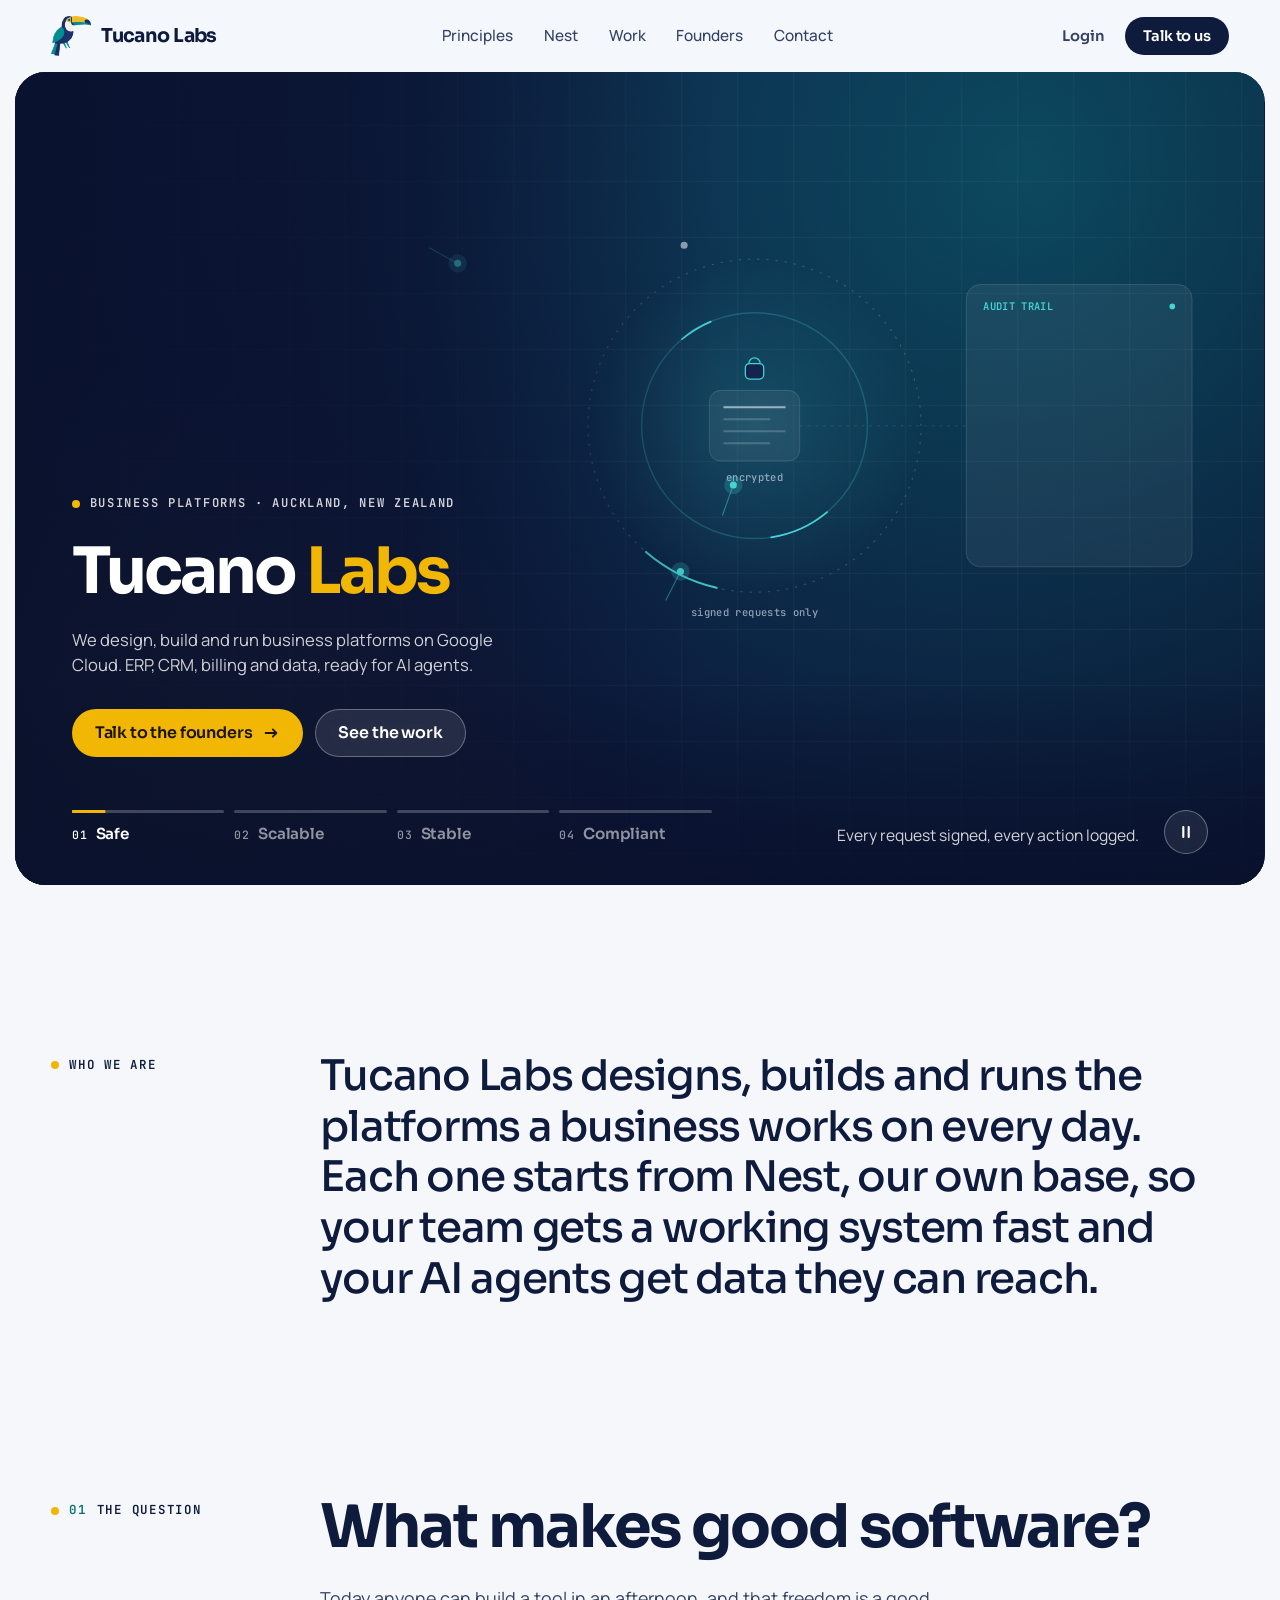
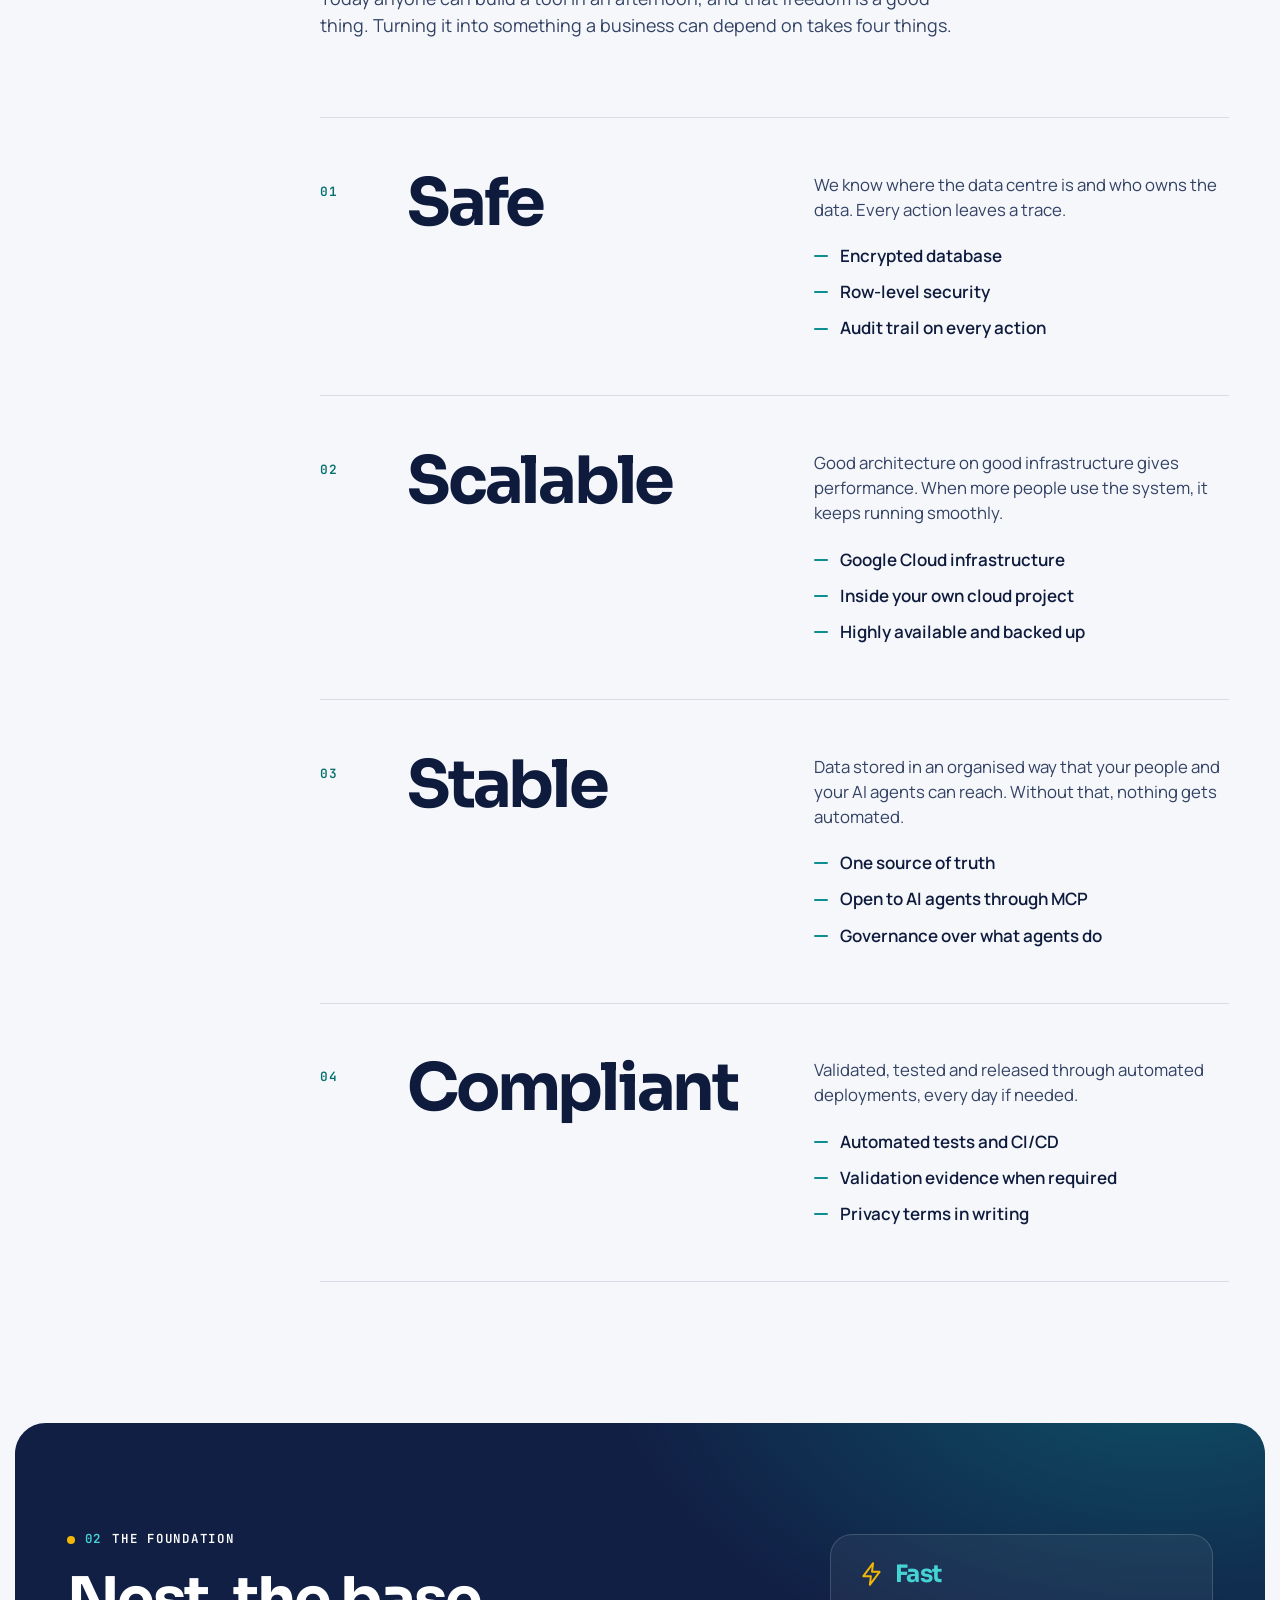
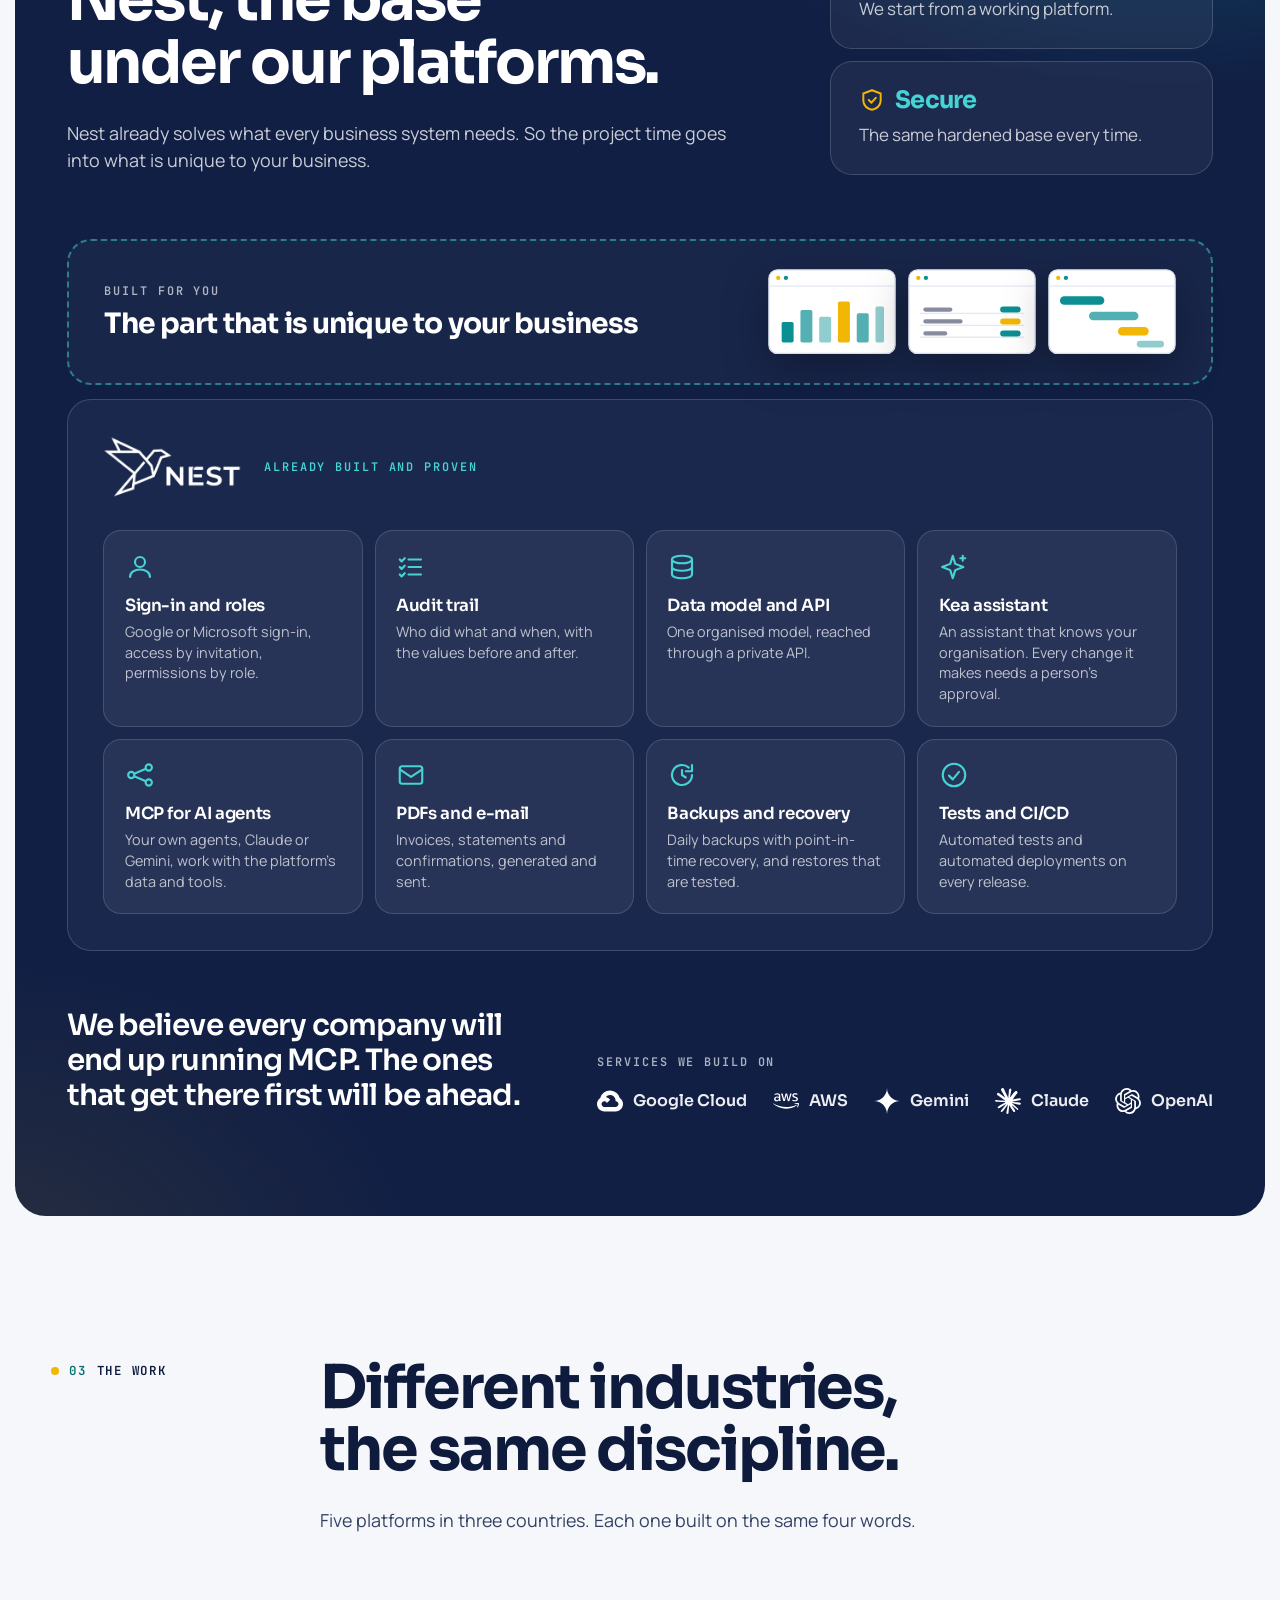
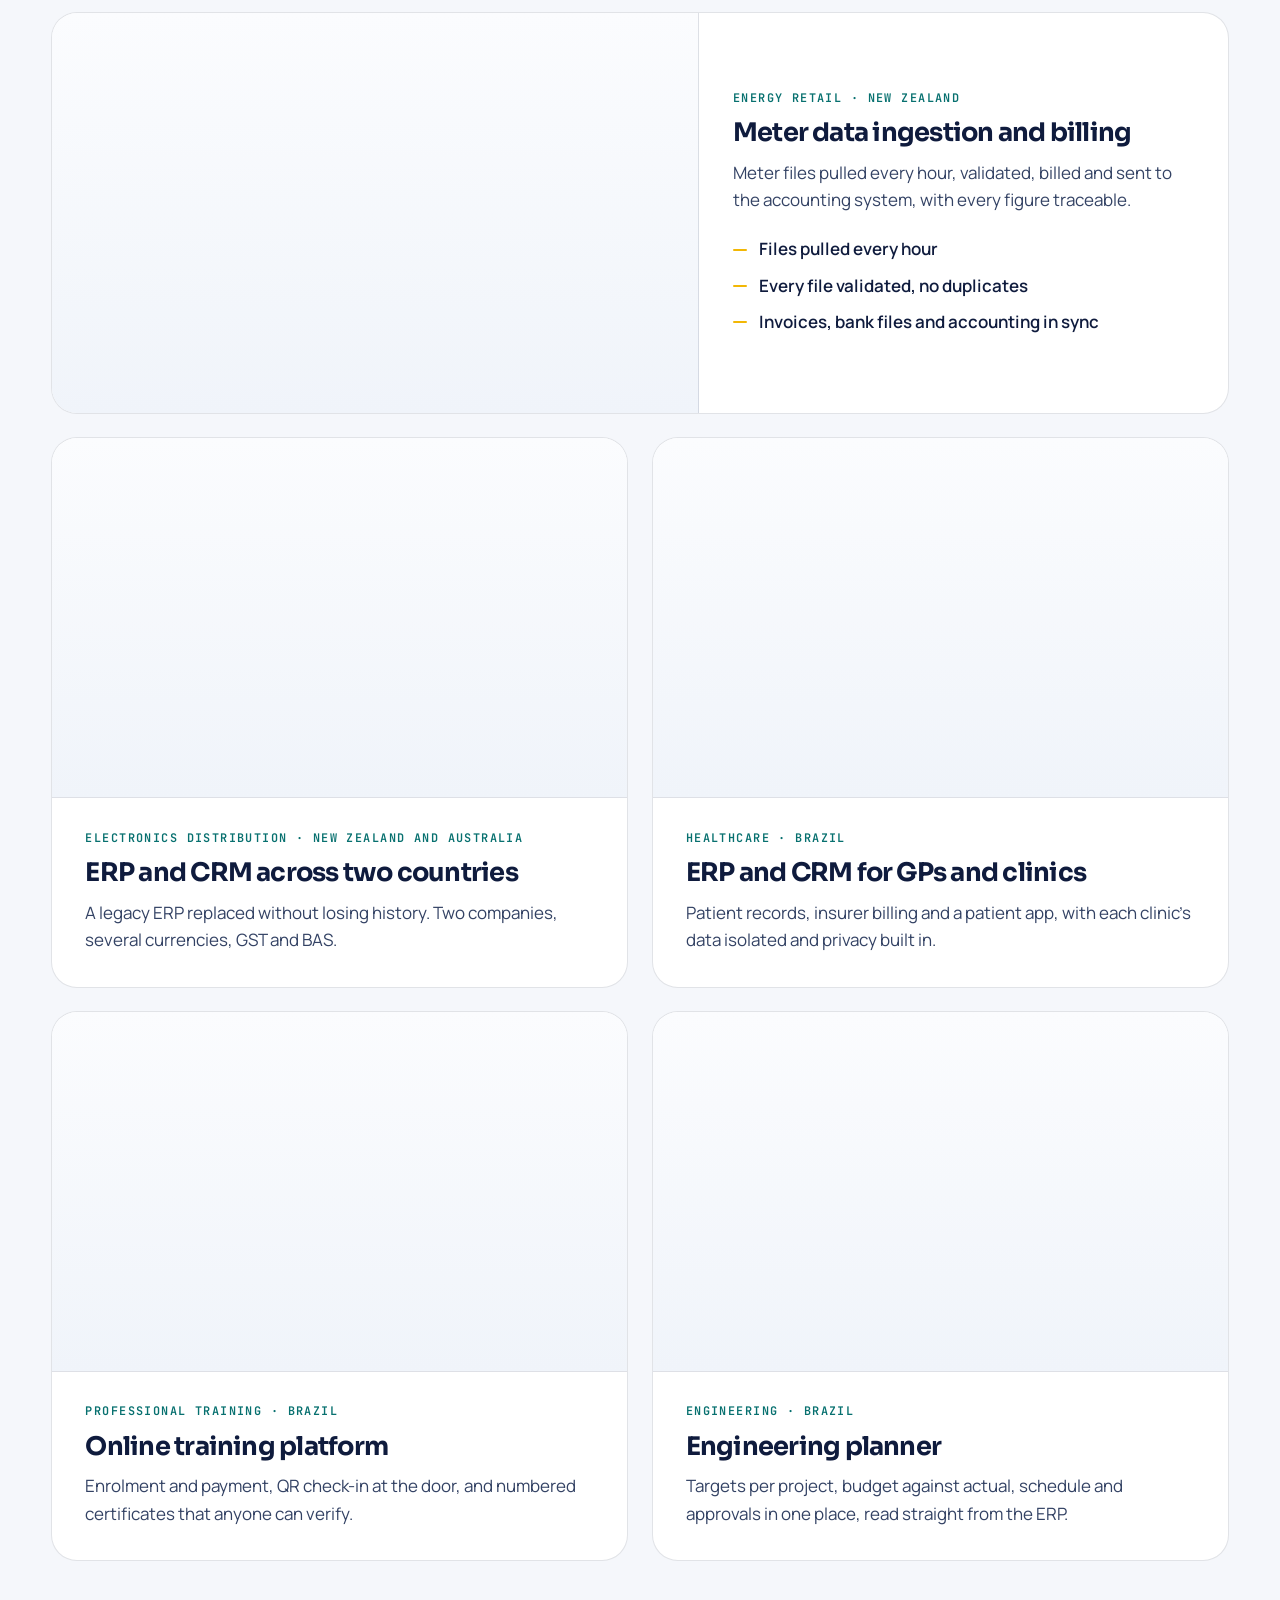
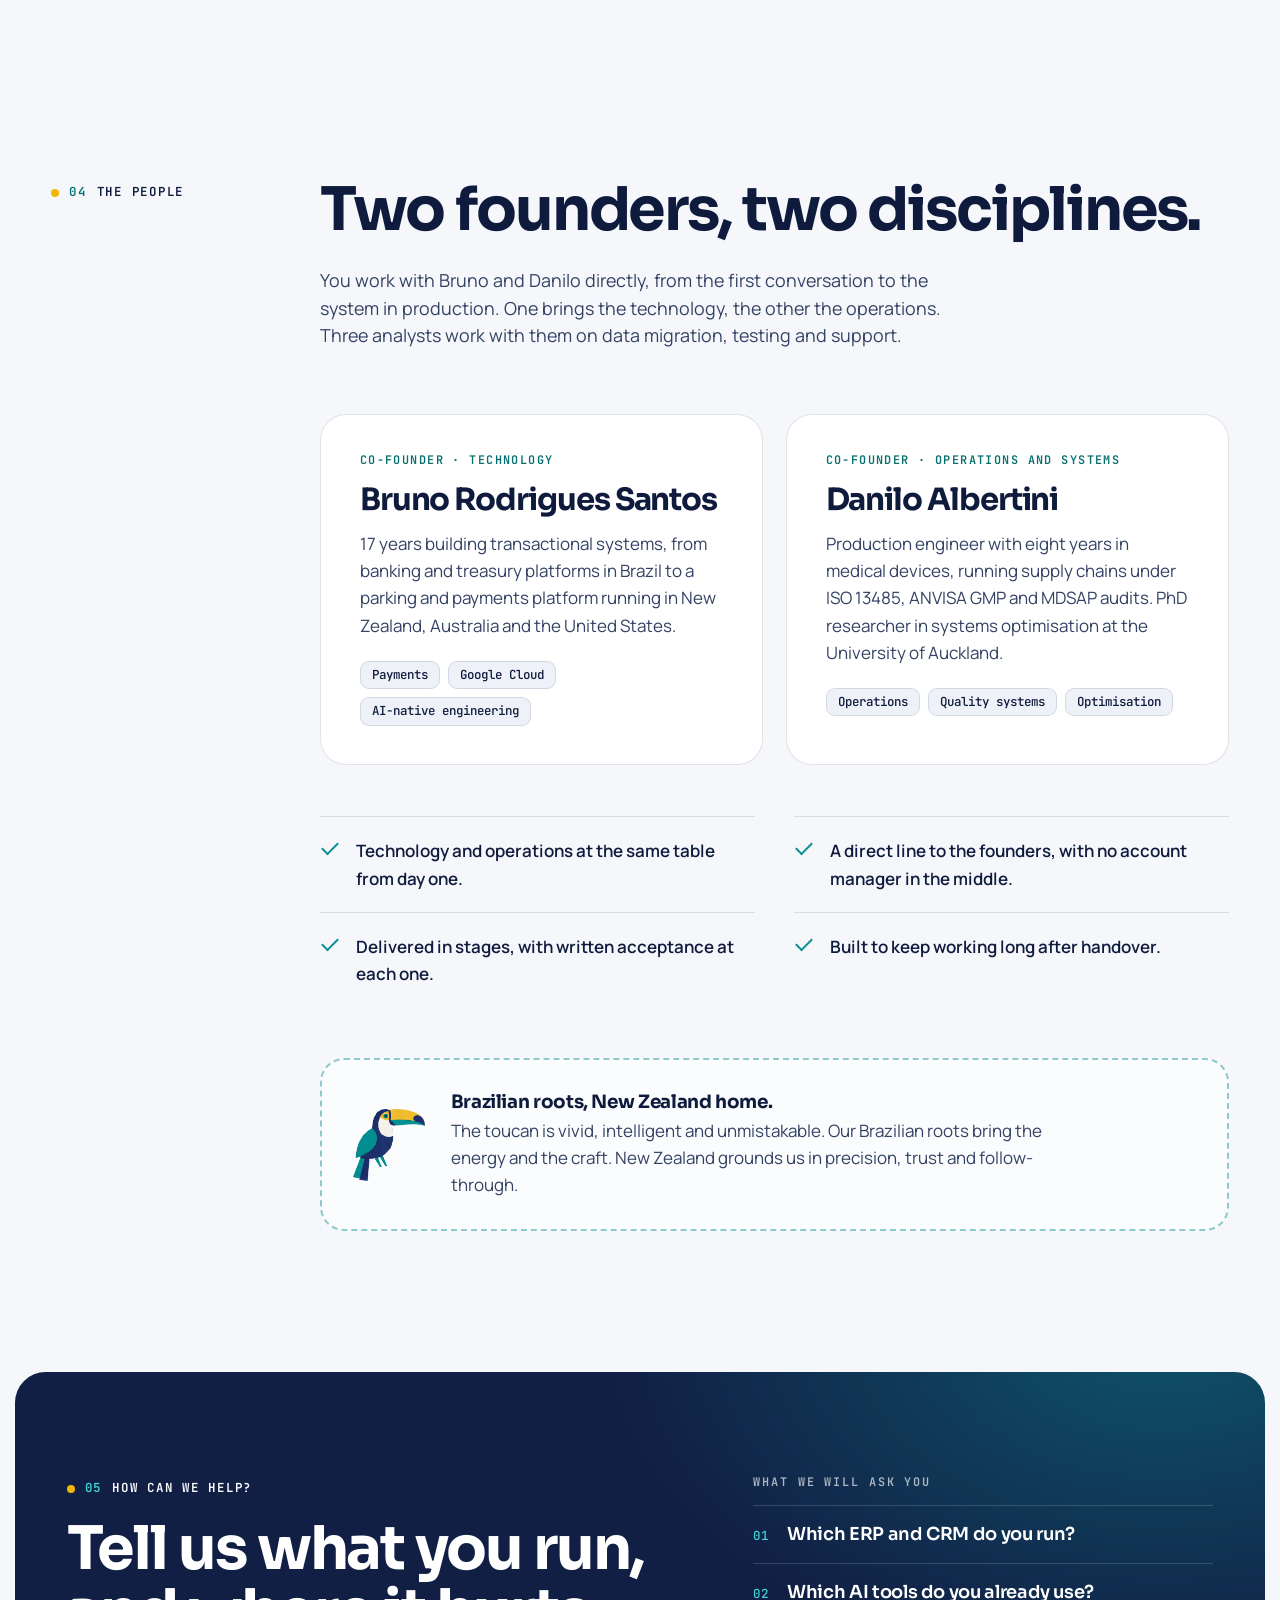
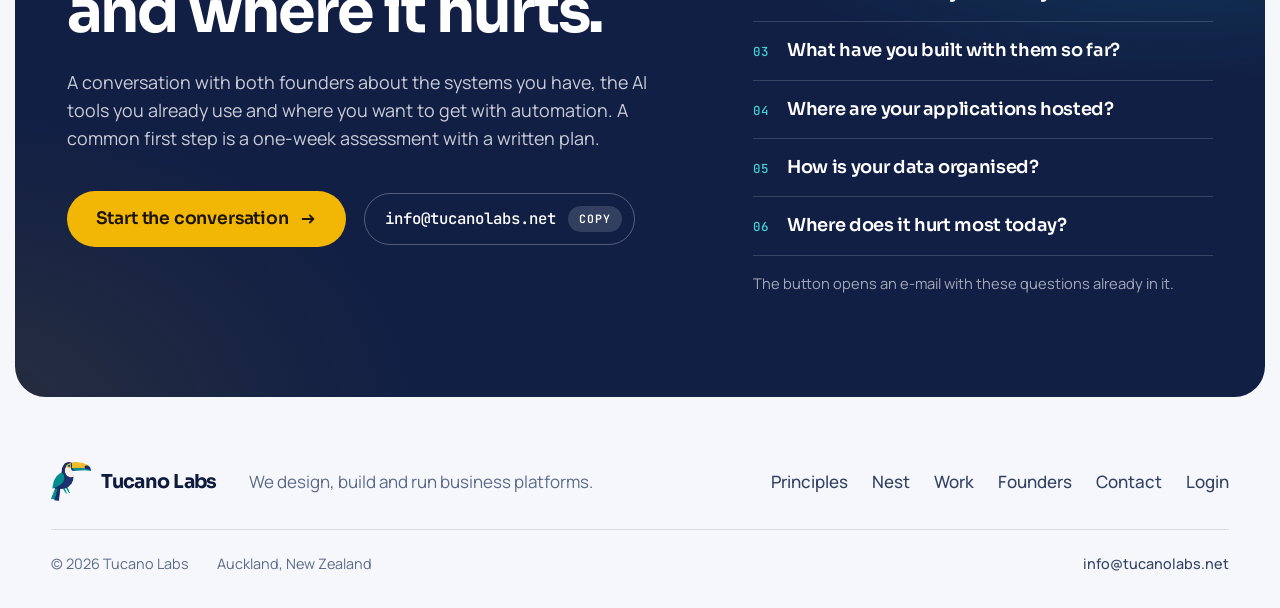
<file: index.html>
<!doctype html>
<html lang="en-NZ">
  <head>
    <meta charset="UTF-8" />
    <meta name="viewport" content="width=device-width, initial-scale=1.0" />
    <meta name="theme-color" content="#f5f7fb" />
    <title>Tucano Labs | Software your business can depend on</title>
    <meta
      name="description"
      content="Tucano Labs designs, builds and runs business platforms on Google Cloud: ERP, CRM, billing and data, ready for AI agents. Founder-led, based in Auckland, New Zealand."
    />
    <link rel="canonical" href="https://tucanolabs.net/" />

    <!-- Search console ownership checks: keep these -->
    <meta name="google-site-verification" content="H97yYlpD65kiImbA-GM8EWQJBRWjMu_ALXlVemX34n0" />
    <meta name="msvalidate.01" content="07813ACABB6659F6CC196B9533F18536" />

    <link rel="preconnect" href="https://fonts.googleapis.com" />
    <link rel="preconnect" href="https://fonts.gstatic.com" crossorigin />
    <link
      href="https://fonts.googleapis.com/css2?family=Sora:wght@500;600;700;800&family=Manrope:wght@400;500;600;700&family=JetBrains+Mono:wght@500;600&display=swap"
      rel="stylesheet"
    />
    <link rel="stylesheet" href="styles.css" />
    <link rel="icon" type="image/png" href="tucano-labs-logo.png" />
    <link rel="apple-touch-icon" href="tucano-labs-logo.png" />

    <!-- Open Graph / social sharing previews -->
    <meta property="og:type" content="website" />
    <meta property="og:url" content="https://tucanolabs.net/" />
    <meta property="og:site_name" content="Tucano Labs" />
    <meta property="og:title" content="Tucano Labs | Software your business can depend on" />
    <meta
      property="og:description"
      content="We design, build and run business platforms on Google Cloud: ERP, CRM, billing and data, ready for AI agents."
    />
    <meta property="og:image" content="https://tucanolabs.net/og-image.jpg" />
    <meta property="og:image:width" content="1200" />
    <meta property="og:image:height" content="630" />
    <meta name="twitter:card" content="summary_large_image" />
    <meta name="twitter:title" content="Tucano Labs | Software your business can depend on" />
    <meta
      name="twitter:description"
      content="We design, build and run business platforms on Google Cloud: ERP, CRM, billing and data, ready for AI agents."
    />
    <meta name="twitter:image" content="https://tucanolabs.net/og-image.jpg" />

    <!-- Structured data: tells search engines what the business is -->
    <script type="application/ld+json">
      {
        "@context": "https://schema.org",
        "@type": "ProfessionalService",
        "name": "Tucano Labs",
        "url": "https://tucanolabs.net/",
        "email": "info@tucanolabs.net",
        "description": "We design, build and run business platforms on Google Cloud: ERP, CRM, billing and data, ready for AI agents.",
        "logo": "https://tucanolabs.net/tucano-labs-logo1.png",
        "image": "https://tucanolabs.net/og-image.jpg",
        "areaServed": ["NZ", "AU"],
        "address": {
          "@type": "PostalAddress",
          "addressLocality": "Auckland",
          "addressCountry": "NZ"
        },
        "founder": [
          { "@type": "Person", "name": "Bruno Rodrigues Santos", "jobTitle": "Co-Founder, Technology" },
          { "@type": "Person", "name": "Danilo Albertini", "jobTitle": "Co-Founder, Operations and Systems" }
        ]
      }
    </script>
  </head>
  <body>
    <a class="skip" href="#main">Skip to content</a>

    <!-- ============ HEADER ============ -->
    <header class="top" id="top-bar">
      <div class="top__inner">
        <!-- The brand link sits in the same group as the section links so that,
             at the top of the page, it is the current one and no section is lit. -->
        <nav class="top__group" aria-label="Sections">
          <a href="#top" class="brand" aria-label="Tucano Labs, back to top">
            <img class="brand__mark" src="tucano-labs-logo.png" alt="" width="40" height="40" />
            <span class="brand__word">Tucano&nbsp;Labs</span>
          </a>
          <div class="top__nav" id="site-nav">
            <a href="#principles">Principles</a>
            <a href="#nest">Nest</a>
            <a href="#work">Work</a>
            <a href="#founders">Founders</a>
            <a href="#contact">Contact</a>
          </div>
        </nav>

        <div class="top__actions">
          <a class="top__login" href="https://admin.tnest.app/sign-in">Login</a>
          <a class="btn btn--ink btn--sm" href="#contact">Talk to us</a>
          <button class="top__menu" id="menu-toggle" type="button" aria-expanded="false" aria-controls="site-nav">
            <span class="top__menu-bars" aria-hidden="true"></span>
            <span class="sr-only">Menu</span>
          </button>
        </div>
      </div>
    </header>

    <main id="main">
      <!-- ============ HERO FILM ============ -->
      <section class="hero" id="top" aria-labelledby="hero-title">
        <div class="film" id="film">
          <div class="film__screen" aria-hidden="true">
            <canvas class="film__canvas" id="film-canvas"></canvas>
          </div>
          <div class="film__scrim" aria-hidden="true"></div>

          <div class="film__content">
            <p class="eyebrow eyebrow--film"><span>Business platforms<span class="eyebrow__more"> · Auckland, New Zealand</span></span></p>
            <h1 id="hero-title">Tucano <em>Labs</em></h1>
            <p class="film__lede">
              We design, build and run business platforms on Google Cloud. ERP, CRM, billing
              and data, ready for AI agents.
            </p>
            <div class="film__cta">
              <a class="btn btn--beak" href="#contact">
                Talk to the founders
                <svg viewBox="0 0 20 20" aria-hidden="true"><path d="M4 10h12m0 0-4-4m4 4-4 4" /></svg>
              </a>
              <a class="btn btn--glass" href="#work">See the work</a>
            </div>
          </div>

          <div class="film__bar">
            <div class="chapters" role="group" aria-label="Film chapters">
              <button type="button" class="chapter" data-chapter="0" aria-label="Chapter 1, Safe">
                <span class="chapter__fill" aria-hidden="true"></span><span class="chapter__n" aria-hidden="true">01</span><span class="chapter__t" aria-hidden="true">Safe</span>
              </button>
              <button type="button" class="chapter" data-chapter="1" aria-label="Chapter 2, Scalable">
                <span class="chapter__fill" aria-hidden="true"></span><span class="chapter__n" aria-hidden="true">02</span><span class="chapter__t" aria-hidden="true">Scalable</span>
              </button>
              <button type="button" class="chapter" data-chapter="2" aria-label="Chapter 3, Stable">
                <span class="chapter__fill" aria-hidden="true"></span><span class="chapter__n" aria-hidden="true">03</span><span class="chapter__t" aria-hidden="true">Stable</span>
              </button>
              <button type="button" class="chapter" data-chapter="3" aria-label="Chapter 4, Compliant">
                <span class="chapter__fill" aria-hidden="true"></span><span class="chapter__n" aria-hidden="true">04</span><span class="chapter__t" aria-hidden="true">Compliant</span>
              </button>
            </div>
            <p class="film__caption" id="film-caption" aria-hidden="true"></p>
            <button type="button" class="film__toggle" id="film-toggle" aria-label="Pause film">
              <svg class="film__icon film__icon--pause" viewBox="0 0 20 20" aria-hidden="true"><path d="M7 4.500v11M13 4.500v11" /></svg>
              <svg class="film__icon film__icon--play" viewBox="0 0 20 20" aria-hidden="true"><path d="M7 4.500v11l9-5.500z" /></svg>
            </button>
          </div>

          <!-- What the film shows, for people who cannot see it -->
          <ul class="sr-only">
            <li>Safe: every request signed, every action logged.</li>
            <li>Scalable: more users, more servers, the same speed.</li>
            <li>Stable: organised data that your agents can reach.</li>
            <li>Compliant: validated, tested and deployed every day.</li>
          </ul>
        </div>
      </section>

      <!-- ============ WHO WE ARE ============ -->
      <section class="say" aria-label="Who we are">
        <div class="wrap split">
          <p class="label">Who we are</p>
          <p class="say__text" id="say-text">
            Tucano Labs designs, builds and runs the platforms a business works on every day.
            Each one starts from Nest, our own base, so your team gets a working system fast
            and your AI agents get data they can reach.
          </p>
        </div>
      </section>

      <!-- ============ PRINCIPLES ============ -->
      <section class="section" id="principles" tabindex="-1" aria-labelledby="principles-title">
        <div class="wrap split">
          <p class="label"><span class="label__n">01</span>The question</p>
          <div>
            <h2 class="display" id="principles-title">What makes good software?</h2>
            <p class="lede">
              Today anyone can build a tool in an afternoon, and that freedom is a good thing.
              Turning it into something a business can depend on takes four things.
            </p>

            <ol class="principles">
              <li class="principle reveal">
                <span class="principle__n" aria-hidden="true">01</span>
                <h3 class="principle__word">Safe</h3>
                <div class="principle__body">
                  <p>We know where the data centre is and who owns the data. Every action leaves a trace.</p>
                  <ul>
                    <li>Encrypted database</li>
                    <li>Row-level security</li>
                    <li>Audit trail on every action</li>
                  </ul>
                </div>
              </li>
              <li class="principle reveal">
                <span class="principle__n" aria-hidden="true">02</span>
                <h3 class="principle__word">Scalable</h3>
                <div class="principle__body">
                  <p>Good architecture on good infrastructure gives performance. When more people use the system, it keeps running smoothly.</p>
                  <ul>
                    <li>Google Cloud infrastructure</li>
                    <li>Inside your own cloud project</li>
                    <li>Highly available and backed up</li>
                  </ul>
                </div>
              </li>
              <li class="principle reveal">
                <span class="principle__n" aria-hidden="true">03</span>
                <h3 class="principle__word">Stable</h3>
                <div class="principle__body">
                  <p>Data stored in an organised way that your people and your AI agents can reach. Without that, nothing gets automated.</p>
                  <ul>
                    <li>One source of truth</li>
                    <li>Open to AI agents through MCP</li>
                    <li>Governance over what agents do</li>
                  </ul>
                </div>
              </li>
              <li class="principle reveal">
                <span class="principle__n" aria-hidden="true">04</span>
                <h3 class="principle__word">Compliant</h3>
                <div class="principle__body">
                  <p>Validated, tested and released through automated deployments, every day if needed.</p>
                  <ul>
                    <li>Automated tests and CI/CD</li>
                    <li>Validation evidence when required</li>
                    <li>Privacy terms in writing</li>
                  </ul>
                </div>
              </li>
            </ol>
          </div>
        </div>
      </section>

      <!-- ============ NEST ============ -->
      <section class="panel" id="nest" tabindex="-1" aria-labelledby="nest-title">
        <div class="panel__inner">
          <div class="nest__intro">
            <div>
              <p class="label label--dark"><span class="label__n">02</span>The foundation</p>
              <h2 class="display display--light" id="nest-title">Nest, the base under our platforms.</h2>
              <p class="lede lede--light">
                Nest already solves what every business system needs. So the project time goes
                into what is unique to your business.
              </p>
            </div>
            <dl class="outcomes">
              <div class="outcome reveal">
                <dt>
                  <svg viewBox="0 0 24 24" aria-hidden="true"><path d="M13 2 4 14h7l-1 8 9-12h-7z" /></svg>
                  Fast
                </dt>
                <dd>We start from a working platform.</dd>
              </div>
              <div class="outcome reveal">
                <dt>
                  <svg viewBox="0 0 24 24" aria-hidden="true"><path d="M12 3l8 3v6c0 5-3.500 8-8 9-4.500-1-8-4-8-9V6z" /><path d="m9 12 2.500 2.500L15.500 10" /></svg>
                  Secure
                </dt>
                <dd>The same hardened base every time.</dd>
              </div>
            </dl>
          </div>

          <div class="stack">
            <div class="stack__yours reveal">
              <div>
                <p class="stack__kicker">Built for you</p>
                <p class="stack__title">The part that is unique to your business</p>
              </div>
              <div class="stack__screens" aria-hidden="true">
                <svg viewBox="0 0 150 100"><rect x="1" y="1" width="148" height="98" rx="10" class="s-frame" /><path d="M1 20h148" class="s-line" /><circle cx="12" cy="10.500" r="2.500" class="s-beak" /><circle cx="21" cy="10.500" r="2.500" class="s-teal" /><rect x="16" y="62" width="14" height="24" rx="2" class="s-teal" /><rect x="38" y="48" width="14" height="38" rx="2" class="s-teal s-70" /><rect x="60" y="56" width="14" height="30" rx="2" class="s-teal s-45" /><rect x="82" y="38" width="14" height="48" rx="2" class="s-beak" /><rect x="104" y="52" width="14" height="34" rx="2" class="s-teal s-70" /><rect x="126" y="44" width="10" height="42" rx="2" class="s-teal s-45" /></svg>
                <svg viewBox="0 0 150 100"><rect x="1" y="1" width="148" height="98" rx="10" class="s-frame" /><path d="M1 20h148" class="s-line" /><circle cx="12" cy="10.500" r="2.500" class="s-beak" /><circle cx="21" cy="10.500" r="2.500" class="s-teal" /><path d="M14 52h122M14 66h122M14 80h122" class="s-line" /><rect x="18" y="45" width="34" height="5" rx="2.500" class="s-ink" /><rect x="18" y="59" width="46" height="5" rx="2.500" class="s-ink" /><rect x="18" y="73" width="28" height="5" rx="2.500" class="s-ink" /><rect x="108" y="44" width="24" height="7" rx="3.500" class="s-teal" /><rect x="108" y="58" width="24" height="7" rx="3.500" class="s-beak" /><rect x="108" y="72" width="24" height="7" rx="3.500" class="s-teal" /></svg>
                <svg viewBox="0 0 150 100"><rect x="1" y="1" width="148" height="98" rx="10" class="s-frame" /><path d="M1 20h148" class="s-line" /><circle cx="12" cy="10.500" r="2.500" class="s-beak" /><circle cx="21" cy="10.500" r="2.500" class="s-teal" /><rect x="14" y="32" width="52" height="10" rx="5" class="s-teal" /><rect x="48" y="50" width="58" height="10" rx="5" class="s-teal s-70" /><rect x="82" y="68" width="36" height="10" rx="5" class="s-beak" /><rect x="104" y="84" width="32" height="8" rx="4" class="s-teal s-45" /></svg>
              </div>
            </div>

            <div class="stack__base reveal">
              <div class="stack__head">
                <img class="stack__logo" src="nest-logo.png" alt="Nest" width="325" height="150" />
                <p class="stack__kicker stack__kicker--teal">Already built and proven</p>
              </div>
              <ul class="tiles8">
                <li style="--i: 0">
                  <svg viewBox="0 0 24 24" aria-hidden="true"><circle cx="12" cy="8" r="4" /><path d="M4 20c0-4 4-6 8-6s8 2 8 6" /></svg>
                  <strong>Sign-in and roles</strong>
                  <span>Google or Microsoft sign-in, access by invitation, permissions by role.</span>
                </li>
                <li style="--i: 1">
                  <svg viewBox="0 0 24 24" aria-hidden="true"><path d="M10 6h10M10 12h10M10 18h10" /><path d="m3 6 1.500 1.500L7 5M3 12l1.500 1.500L7 11M3 18l1.500 1.500L7 17" /></svg>
                  <strong>Audit trail</strong>
                  <span>Who did what and when, with the values before and after.</span>
                </li>
                <li style="--i: 2">
                  <svg viewBox="0 0 24 24" aria-hidden="true"><ellipse cx="12" cy="6" rx="8" ry="3" /><path d="M4 6v12c0 1.700 3.600 3 8 3s8-1.300 8-3V6M4 12c0 1.700 3.600 3 8 3s8-1.300 8-3" /></svg>
                  <strong>Data model and API</strong>
                  <span>One organised model, reached through a private API.</span>
                </li>
                <li style="--i: 3">
                  <svg viewBox="0 0 24 24" aria-hidden="true"><path d="m11 3 2 6.500L19.500 12 13 14.500 11 21l-2-6.500L2.500 12 9 9.500z" /><path d="M19 3v4M17 5h4" /></svg>
                  <strong>Kea assistant</strong>
                  <span>An assistant that knows your organisation. Every change it makes needs a person's approval.</span>
                </li>
                <li style="--i: 4">
                  <svg viewBox="0 0 24 24" aria-hidden="true"><circle cx="5" cy="12" r="2.500" /><circle cx="19" cy="6" r="2.500" /><circle cx="19" cy="18" r="2.500" /><path d="m7.300 11 9.400-4M7.300 13l9.400 4" /></svg>
                  <strong>MCP for AI agents</strong>
                  <span>Your own agents, Claude or Gemini, work with the platform's data and tools.</span>
                </li>
                <li style="--i: 5">
                  <svg viewBox="0 0 24 24" aria-hidden="true"><rect x="3" y="5" width="18" height="14" rx="2" /><path d="m3 7.500 9 6 9-6" /></svg>
                  <strong>PDFs and e-mail</strong>
                  <span>Invoices, statements and confirmations, generated and sent.</span>
                </li>
                <li style="--i: 6">
                  <svg viewBox="0 0 24 24" aria-hidden="true"><path d="M20 12a8 8 0 1 1-2.600-5.900" /><path d="M20 4v5h-5" /><path d="M12 8v4l3 2" /></svg>
                  <strong>Backups and recovery</strong>
                  <span>Daily backups with point-in-time recovery, and restores that are tested.</span>
                </li>
                <li style="--i: 7">
                  <svg viewBox="0 0 24 24" aria-hidden="true"><circle cx="12" cy="12" r="9" /><path d="m8 12.500 3 3 5-6" /></svg>
                  <strong>Tests and CI/CD</strong>
                  <span>Automated tests and automated deployments on every release.</span>
                </li>
              </ul>
            </div>
          </div>

          <div class="nest__foot">
            <p class="nest__belief reveal">
              We believe every company will end up running MCP. The ones that get there first
              will be ahead.
            </p>
            <div class="services reveal">
              <p class="stack__kicker">Services we build on</p>
              <ul class="services__list">
                <li><svg viewBox="0 0 24 24" aria-hidden="true"><path d="M12.19 2.38a9.344 9.344 0 0 0-9.234 6.893c.053-.02-.055.013 0 0-3.875 2.551-3.922 8.11-.247 10.941l.006-.007-.007.03a6.717 6.717 0 0 0 4.077 1.356h5.173l.03.03h5.192c6.687.053 9.376-8.605 3.835-12.35a9.365 9.365 0 0 0-2.821-4.552l-.043.043.006-.05A9.344 9.344 0 0 0 12.19 2.38zm-.358 4.146c1.244-.04 2.518.368 3.486 1.15a5.186 5.186 0 0 1 1.862 4.078v.518c3.53-.07 3.53 5.262 0 5.193h-5.193l-.008.009v-.04H6.785a2.59 2.59 0 0 1-1.067-.23h.001a2.597 2.597 0 1 1 3.437-3.437l3.013-3.012A6.747 6.747 0 0 0 8.11 8.24c.018-.01.04-.026.054-.023a5.186 5.186 0 0 1 3.67-1.69z" /></svg><span>Google Cloud</span></li>
                <li><svg viewBox="0 0 24 24" aria-hidden="true"><path d="M6.763 10.036c0 .296.032.535.088.71.064.176.144.368.256.576.04.063.056.127.056.183 0 .08-.048.16-.152.24l-.503.335a.383.383 0 0 1-.208.072c-.08 0-.16-.04-.239-.112a2.47 2.47 0 0 1-.287-.375 6.18 6.18 0 0 1-.248-.471c-.622.734-1.405 1.101-2.347 1.101-.67 0-1.205-.191-1.596-.574-.391-.384-.59-.894-.59-1.533 0-.678.239-1.23.726-1.644.487-.415 1.133-.623 1.955-.623.272 0 .551.024.846.064.296.04.6.104.918.176v-.583c0-.607-.127-1.03-.375-1.277-.255-.248-.686-.367-1.3-.367-.28 0-.568.031-.863.103-.295.072-.583.16-.862.272a2.287 2.287 0 0 1-.28.104.488.488 0 0 1-.127.023c-.112 0-.168-.08-.168-.247v-.391c0-.128.016-.224.056-.28a.597.597 0 0 1 .224-.167c.279-.144.614-.264 1.005-.36a4.84 4.84 0 0 1 1.246-.151c.95 0 1.644.216 2.091.647.439.43.662 1.085.662 1.963v2.586zm-3.24 1.214c.263 0 .534-.048.822-.144.287-.096.543-.271.758-.51.128-.152.224-.32.272-.512.047-.191.08-.423.08-.694v-.335a6.66 6.66 0 0 0-.735-.136 6.02 6.02 0 0 0-.75-.048c-.535 0-.926.104-1.19.32-.263.215-.39.518-.39.917 0 .375.095.655.295.846.191.2.47.296.838.296zm6.41.862c-.144 0-.24-.024-.304-.08-.064-.048-.12-.16-.168-.311L7.586 5.55a1.398 1.398 0 0 1-.072-.32c0-.128.064-.2.191-.2h.783c.151 0 .255.025.31.08.065.048.113.16.16.312l1.342 5.284 1.245-5.284c.04-.16.088-.264.151-.312a.549.549 0 0 1 .32-.08h.638c.152 0 .256.025.32.08.063.048.12.16.151.312l1.261 5.348 1.381-5.348c.048-.16.104-.264.16-.312a.52.52 0 0 1 .311-.08h.743c.127 0 .2.065.2.2 0 .04-.009.08-.017.128a1.137 1.137 0 0 1-.056.2l-1.923 6.17c-.048.16-.104.263-.168.311a.51.51 0 0 1-.303.08h-.687c-.151 0-.255-.024-.32-.08-.063-.056-.119-.16-.15-.32l-1.238-5.148-1.23 5.14c-.04.16-.087.264-.15.32-.065.056-.177.08-.32.08zm10.256.215c-.415 0-.83-.048-1.229-.143-.399-.096-.71-.2-.918-.32-.128-.071-.215-.151-.247-.223a.563.563 0 0 1-.048-.224v-.407c0-.167.064-.247.183-.247.048 0 .096.008.144.024.048.016.12.048.2.08.271.12.566.215.878.279.319.064.63.096.95.096.502 0 .894-.088 1.165-.264a.86.86 0 0 0 .415-.758.777.777 0 0 0-.215-.559c-.144-.151-.416-.287-.807-.415l-1.157-.36c-.583-.183-1.014-.454-1.277-.813a1.902 1.902 0 0 1-.4-1.158c0-.335.073-.63.216-.886.144-.255.335-.479.575-.654.24-.184.51-.32.83-.415.32-.096.655-.136 1.006-.136.175 0 .359.008.535.032.183.024.35.056.518.088.16.04.312.08.455.127.144.048.256.096.336.144a.69.69 0 0 1 .24.2.43.43 0 0 1 .071.263v.375c0 .168-.064.256-.184.256a.83.83 0 0 1-.303-.096 3.652 3.652 0 0 0-1.532-.311c-.455 0-.815.071-1.062.223-.248.152-.375.383-.375.71 0 .224.08.416.24.567.159.152.454.304.877.44l1.134.358c.574.184.99.44 1.237.767.247.327.367.702.367 1.117 0 .343-.072.655-.207.926-.144.272-.336.511-.583.703-.248.2-.543.343-.886.447-.36.111-.734.167-1.142.167zM21.698 16.207c-2.626 1.94-6.442 2.969-9.722 2.969-4.598 0-8.74-1.7-11.87-4.526-.247-.223-.024-.527.272-.351 3.384 1.963 7.559 3.153 11.877 3.153 2.914 0 6.114-.607 9.06-1.852.439-.2.814.287.383.607zM22.792 14.961c-.336-.43-2.22-.207-3.074-.103-.255.032-.295-.192-.063-.36 1.5-1.053 3.967-.75 4.254-.399.287.36-.08 2.826-1.485 4.007-.215.184-.423.088-.327-.151.32-.79 1.03-2.57.695-2.994z" /></svg><span>AWS</span></li>
                <li><svg viewBox="0 0 24 24" aria-hidden="true"><path d="M11.04 19.32Q12 21.51 12 24q0-2.49.93-4.68.96-2.19 2.58-3.81t3.81-2.55Q21.51 12 24 12q-2.49 0-4.68-.93a12.3 12.3 0 0 1-3.81-2.58 12.3 12.3 0 0 1-2.58-3.81Q12 2.49 12 0q0 2.49-.96 4.68-.93 2.19-2.55 3.81a12.3 12.3 0 0 1-3.81 2.58Q2.49 12 0 12q2.49 0 4.68.96 2.19.93 3.81 2.55t2.55 3.81" /></svg><span>Gemini</span></li>
                <li><svg viewBox="0 0 24 24" aria-hidden="true"><path d="m4.7144 15.9555 4.7174-2.6471.079-.2307-.079-.1275h-.2307l-.7893-.0486-2.6956-.0729-2.3375-.0971-2.2646-.1214-.5707-.1215-.5343-.7042.0546-.3522.4797-.3218.686.0608 1.5179.1032 2.2767.1578 1.6514.0972 2.4468.255h.3886l.0546-.1579-.1336-.0971-.1032-.0972L6.973 9.8356l-2.55-1.6879-1.3356-.9714-.7225-.4918-.3643-.4614-.1578-1.0078.6557-.7225.8803.0607.2246.0607.8925.686 1.9064 1.4754 2.4893 1.8336.3643.3035.1457-.1032.0182-.0728-.164-.2733-1.3539-2.4467-1.445-2.4893-.6435-1.032-.17-.6194c-.0607-.255-.1032-.4674-.1032-.7285L6.287.1335 6.6997 0l.9957.1336.419.3642.6192 1.4147 1.0018 2.2282 1.5543 3.0296.4553.8985.2429.8318.091.255h.1579v-.1457l.1275-1.706.2368-2.0947.2307-2.6957.0789-.7589.3764-.9107.7468-.4918.5828.2793.4797.686-.0668.4433-.2853 1.8517-.5586 2.9021-.3643 1.9429h.2125l.2429-.2429.9835-1.3053 1.6514-2.0643.7286-.8196.85-.9046.5464-.4311h1.0321l.759 1.1293-.34 1.1657-1.0625 1.3478-.8804 1.1414-1.2628 1.7-.7893 1.36.0729.1093.1882-.0183 2.8535-.607 1.5421-.2794 1.8396-.3157.8318.3886.091.3946-.3278.8075-1.967.4857-2.3072.4614-3.4364.8136-.0425.0304.0486.0607 1.5482.1457.6618.0364h1.621l3.0175.2247.7892.522.4736.6376-.079.4857-1.2142.6193-1.6393-.3886-3.825-.9107-1.3113-.3279h-.1822v.1093l1.0929 1.0686 2.0035 1.8092 2.5075 2.3314.1275.5768-.3218.4554-.34-.0486-2.2039-1.6575-.85-.7468-1.9246-1.621h-.1275v.17l.4432.6496 2.3436 3.5214.1214 1.0807-.17.3521-.6071.2125-.6679-.1214-1.3721-1.9246L14.38 17.959l-1.1414-1.9428-.1397.079-.674 7.2552-.3156.3703-.7286.2793-.6071-.4614-.3218-.7468.3218-1.4753.3886-1.9246.3157-1.53.2853-1.9004.17-.6314-.0121-.0425-.1397.0182-1.4328 1.9672-2.1796 2.9446-1.7243 1.8456-.4128.164-.7164-.3704.0667-.6618.4008-.5889 2.386-3.0357 1.4389-1.882.929-1.0868-.0062-.1579h-.0546l-6.3385 4.1164-1.1293.1457-.4857-.4554.0608-.7467.2307-.2429 1.9064-1.3114Z" /></svg><span>Claude</span></li>
                <li><svg viewBox="0 0 24 24" aria-hidden="true"><path d="M22.2819 9.8211a5.9847 5.9847 0 0 0-.5157-4.9108 6.0462 6.0462 0 0 0-6.5098-2.9A6.0651 6.0651 0 0 0 4.9807 4.1818a5.9847 5.9847 0 0 0-3.9977 2.9 6.0462 6.0462 0 0 0 .7427 7.0966 5.98 5.98 0 0 0 .511 4.9107 6.051 6.051 0 0 0 6.5146 2.9001A5.9847 5.9847 0 0 0 13.2599 24a6.0557 6.0557 0 0 0 5.7718-4.2058 5.9894 5.9894 0 0 0 3.9977-2.9001 6.0557 6.0557 0 0 0-.7475-7.0729zm-9.022 12.6081a4.4755 4.4755 0 0 1-2.8764-1.0408l.1419-.0804 4.7783-2.7582a.7948.7948 0 0 0 .3927-.6813v-6.7369l2.02 1.1686a.071.071 0 0 1 .038.052v5.5826a4.504 4.504 0 0 1-4.4945 4.4944zm-9.6607-4.1254a4.4708 4.4708 0 0 1-.5346-3.0137l.142.0852 4.783 2.7582a.7712.7712 0 0 0 .7806 0l5.8428-3.3685v2.3324a.0804.0804 0 0 1-.0332.0615L9.74 19.9502a4.4992 4.4992 0 0 1-6.1408-1.6464zM2.3408 7.8956a4.485 4.485 0 0 1 2.3655-1.9728V11.6a.7664.7664 0 0 0 .3879.6765l5.8144 3.3543-2.0201 1.1685a.0757.0757 0 0 1-.071 0l-4.8303-2.7865A4.504 4.504 0 0 1 2.3408 7.872zm16.5963 3.8558L13.1038 8.364 15.1192 7.2a.0757.0757 0 0 1 .071 0l4.8303 2.7913a4.4944 4.4944 0 0 1-.6765 8.1042v-5.6772a.79.79 0 0 0-.407-.667zm2.0107-3.0231l-.142-.0852-4.7735-2.7818a.7759.7759 0 0 0-.7854 0L9.409 9.2297V6.8974a.0662.0662 0 0 1 .0284-.0615l4.8303-2.7866a4.4992 4.4992 0 0 1 6.6802 4.66zM8.3065 12.863l-2.02-1.1638a.0804.0804 0 0 1-.038-.0567V6.0742a4.4992 4.4992 0 0 1 7.3757-3.4537l-.142.0805L8.704 5.459a.7948.7948 0 0 0-.3927.6813zm1.0976-2.3654l2.602-1.4998 2.6069 1.4998v2.9994l-2.5974 1.4997-2.6067-1.4997Z" /></svg><span>OpenAI</span></li>
              </ul>
            </div>
          </div>
        </div>
      </section>

      <!-- ============ WORK ============ -->
      <section class="section" id="work" tabindex="-1" aria-labelledby="work-title">
        <div class="wrap">
          <div class="split split--head">
            <p class="label"><span class="label__n">03</span>The work</p>
            <div>
              <h2 class="display" id="work-title">Different industries, the same discipline.</h2>
              <p class="lede">Five platforms in three countries. Each one built on the same four words.</p>
            </div>
          </div>

          <div class="cases">
            <article class="case case--wide reveal">
              <div class="case__media" aria-hidden="true"><canvas data-case="ingest"></canvas></div>
              <div class="case__text">
                <p class="case__tag">Energy retail · New Zealand</p>
                <h3>Meter data ingestion and billing</h3>
                <p>Meter files pulled every hour, validated, billed and sent to the accounting system, with every figure traceable.</p>
                <ul class="case__points">
                  <li>Files pulled every hour</li>
                  <li>Every file validated, no duplicates</li>
                  <li>Invoices, bank files and accounting in sync</li>
                </ul>
              </div>
            </article>

            <article class="case reveal">
              <div class="case__media" aria-hidden="true"><canvas data-case="countries"></canvas></div>
              <div class="case__text">
                <p class="case__tag">Electronics distribution · New Zealand and Australia</p>
                <h3>ERP and CRM across two countries</h3>
                <p>A legacy ERP replaced without losing history. Two companies, several currencies, GST and BAS.</p>
              </div>
            </article>

            <article class="case reveal">
              <div class="case__media" aria-hidden="true"><canvas data-case="clinic"></canvas></div>
              <div class="case__text">
                <p class="case__tag">Healthcare · Brazil</p>
                <h3>ERP and CRM for GPs and clinics</h3>
                <p>Patient records, insurer billing and a patient app, with each clinic's data isolated and privacy built in.</p>
              </div>
            </article>

            <article class="case reveal">
              <div class="case__media" aria-hidden="true"><canvas data-case="training"></canvas></div>
              <div class="case__text">
                <p class="case__tag">Professional training · Brazil</p>
                <h3>Online training platform</h3>
                <p>Enrolment and payment, QR check-in at the door, and numbered certificates that anyone can verify.</p>
              </div>
            </article>

            <article class="case reveal">
              <div class="case__media" aria-hidden="true"><canvas data-case="planner"></canvas></div>
              <div class="case__text">
                <p class="case__tag">Engineering · Brazil</p>
                <h3>Engineering planner</h3>
                <p>Targets per project, budget against actual, schedule and approvals in one place, read straight from the ERP.</p>
              </div>
            </article>
          </div>
        </div>
      </section>

      <!-- ============ FOUNDERS ============ -->
      <section class="section section--tint" id="founders" tabindex="-1" aria-labelledby="founders-title">
        <div class="wrap split">
          <p class="label"><span class="label__n">04</span>The people</p>
          <div>
            <h2 class="display" id="founders-title">Two founders, two disciplines.</h2>
            <p class="lede">
              You work with Bruno and Danilo directly, from the first conversation to the
              system in production. One brings the technology, the other the operations. Three
              analysts work with them on data migration, testing and support.
            </p>

            <div class="founders">
              <article class="founder reveal">
                <p class="founder__role">Co-founder · Technology</p>
                <h3>Bruno Rodrigues Santos</h3>
                <p>
                  17 years building transactional systems, from banking and treasury platforms
                  in Brazil to a parking and payments platform running in New Zealand,
                  Australia and the United States.
                </p>
                <ul class="founder__tags">
                  <li>Payments</li>
                  <li>Google Cloud</li>
                  <li>AI-native engineering</li>
                </ul>
              </article>
              <article class="founder reveal">
                <p class="founder__role">Co-founder · Operations and systems</p>
                <h3>Danilo Albertini</h3>
                <p>
                  Production engineer with eight years in medical devices, running supply chains
                  under ISO 13485, ANVISA GMP and MDSAP audits. PhD researcher in systems
                  optimisation at the University of Auckland.
                </p>
                <ul class="founder__tags">
                  <li>Operations</li>
                  <li>Quality systems</li>
                  <li>Optimisation</li>
                </ul>
              </article>
            </div>

            <ul class="ways">
              <li class="reveal">Technology and operations at the same table from day one.</li>
              <li class="reveal">A direct line to the founders, with no account manager in the middle.</li>
              <li class="reveal">Delivered in stages, with written acceptance at each one.</li>
              <li class="reveal">Built to keep working long after handover.</li>
            </ul>

            <div class="roots reveal">
              <img src="tucano-labs-logo.png" alt="" width="72" height="72" loading="lazy" />
              <p>
                <strong>Brazilian roots, New Zealand home.</strong>
                The toucan is vivid, intelligent and unmistakable. Our Brazilian roots bring the
                energy and the craft. New Zealand grounds us in precision, trust and
                follow-through.
              </p>
            </div>
          </div>
        </div>
      </section>

      <!-- ============ CONTACT ============ -->
      <section class="panel panel--contact" id="contact" tabindex="-1" aria-labelledby="contact-title">
        <div class="panel__inner contact">
          <div class="contact__lead">
            <p class="label label--dark"><span class="label__n">05</span>How can we help?</p>
            <h2 class="display display--light" id="contact-title">Tell us what you run, and where it hurts.</h2>
            <p class="lede lede--light">
              A conversation with both founders about the systems you have, the AI tools you
              already use and where you want to get with automation. A common first step is a
              one-week assessment with a written plan.
            </p>
            <div class="contact__actions">
              <a class="btn btn--beak btn--lg" id="contact-mail" href="mailto:info@tucanolabs.net?subject=How%20can%20Tucano%20Labs%20help">
                Start the conversation
                <svg viewBox="0 0 20 20" aria-hidden="true"><path d="M4 10h12m0 0-4-4m4 4-4 4" /></svg>
              </a>
              <button class="copy" id="copy-email" type="button" data-email="info@tucanolabs.net">
                <span class="copy__text">info@tucanolabs.net</span>
                <span class="copy__hint" aria-hidden="true">Copy</span>
              </button>
              <span class="sr-only" id="copy-status" role="status"></span>
            </div>
          </div>

          <div class="ask">
            <p class="stack__kicker">What we will ask you</p>
            <ol class="ask__list">
              <li class="reveal">Which ERP and CRM do you run?</li>
              <li class="reveal">Which AI tools do you already use?</li>
              <li class="reveal">What have you built with them so far?</li>
              <li class="reveal">Where are your applications hosted?</li>
              <li class="reveal">How is your data organised?</li>
              <li class="reveal">Where does it hurt most today?</li>
            </ol>
            <p class="ask__note">The button opens an e-mail with these questions already in it.</p>
          </div>
        </div>
      </section>
    </main>

    <!-- ============ FOOTER ============ -->
    <footer class="foot">
      <div class="wrap foot__inner">
        <a href="#top" class="brand" aria-label="Tucano Labs, back to top">
          <img class="brand__mark" src="tucano-labs-logo.png" alt="" width="40" height="40" loading="lazy" />
          <span class="brand__word">Tucano&nbsp;Labs</span>
        </a>
        <p class="foot__tag">We design, build and run business platforms.</p>
        <nav class="foot__nav" aria-label="Footer">
          <a href="#principles">Principles</a>
          <a href="#nest">Nest</a>
          <a href="#work">Work</a>
          <a href="#founders">Founders</a>
          <a href="#contact">Contact</a>
          <a href="https://admin.tnest.app/sign-in">Login</a>
        </nav>
      </div>
      <div class="wrap">
        <div class="foot__base">
          <span>© <span id="yr">2026</span> Tucano Labs</span>
          <span>Auckland, New Zealand</span>
          <a href="mailto:info@tucanolabs.net">info@tucanolabs.net</a>
        </div>
      </div>
    </footer>

    <script src="motion.js" defer></script>
    <script src="script.js" defer></script>
  </body>
</html>
</file>
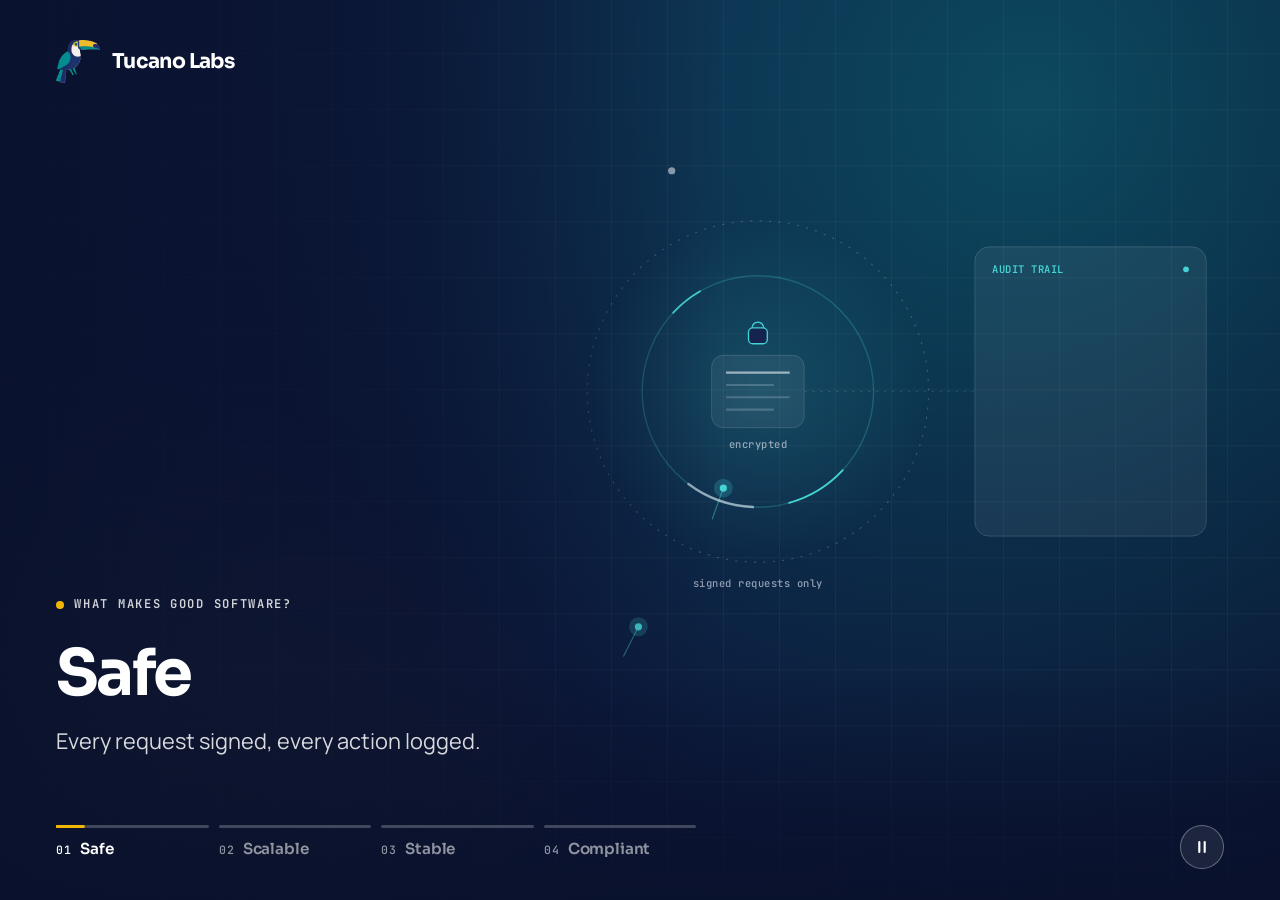
<file: film.html>
<!doctype html>
<html lang="en-NZ">
  <head>
    <meta charset="UTF-8" />
    <meta name="viewport" content="width=device-width, initial-scale=1.0" />
    <meta name="theme-color" content="#0d1840" />
    <meta name="robots" content="noindex" />
    <title>Tucano Labs | The film</title>
    <link rel="preconnect" href="https://fonts.googleapis.com" />
    <link rel="preconnect" href="https://fonts.gstatic.com" crossorigin />
    <link
      href="https://fonts.googleapis.com/css2?family=Sora:wght@500;600;700;800&family=Manrope:wght@400;500;600;700&family=JetBrains+Mono:wght@500;600&display=swap"
      rel="stylesheet"
    />
    <link rel="stylesheet" href="styles.css" />
    <link rel="icon" type="image/png" href="tucano-labs-logo.png" />
    <style>
      /* The film on its own, edge to edge: for a screen in a meeting room,
         or as the source when exporting it to a video file. */
      html, body { height: 100%; background: #0d1840; }
      .film--full { height: 100vh; height: 100dvh; border-radius: 0; }
      .film__brand { position: absolute; left: clamp(22px, 4.4vw, 72px); top: clamp(22px, 4.4vh, 56px); display: flex; align-items: center; gap: 12px; font: 700 clamp(1.1rem, 1.6vw, 1.5rem) / 1 var(--display); letter-spacing: -0.03em; text-decoration: none; }
      .film__brand img { width: clamp(40px, 3.4vw, 56px); height: auto; }
      .film__word { margin-top: clamp(12px, 1.6vw, 22px); font: 700 clamp(3.4rem, 9vw, 9rem) / 0.95 var(--display); letter-spacing: -0.05em; }
      .film__line { margin-top: clamp(14px, 1.6vw, 24px); max-width: 22em; font-size: clamp(1.1rem, 1.7vw, 1.7rem); line-height: 1.35; color: rgba(255, 255, 255, 0.84); }
      .film--full .film__content { bottom: clamp(110px, 16vh, 170px); }
    </style>
  </head>
  <body>
    <main class="film film--full" id="film">
      <div class="film__screen" aria-hidden="true"><canvas class="film__canvas" id="film-canvas"></canvas></div>
      <div class="film__scrim" aria-hidden="true"></div>

      <a class="film__brand" href="index.html" aria-label="Tucano Labs, back to the site">
        <img src="tucano-labs-logo.png" alt="" width="56" height="56" />
        <span>Tucano&nbsp;Labs</span>
      </a>

      <div class="film__content">
        <p class="eyebrow eyebrow--film"><span>What makes good software?</span></p>
        <h1 class="film__word" id="film-word">Safe</h1>
        <p class="film__line" id="film-line">Every request signed, every action logged.</p>
      </div>

      <div class="film__bar">
        <div class="chapters" role="group" aria-label="Film chapters">
          <button type="button" class="chapter" aria-label="Chapter 1, Safe"><span class="chapter__fill" aria-hidden="true"></span><span class="chapter__n" aria-hidden="true">01</span><span class="chapter__t" aria-hidden="true">Safe</span></button>
          <button type="button" class="chapter" aria-label="Chapter 2, Scalable"><span class="chapter__fill" aria-hidden="true"></span><span class="chapter__n" aria-hidden="true">02</span><span class="chapter__t" aria-hidden="true">Scalable</span></button>
          <button type="button" class="chapter" aria-label="Chapter 3, Stable"><span class="chapter__fill" aria-hidden="true"></span><span class="chapter__n" aria-hidden="true">03</span><span class="chapter__t" aria-hidden="true">Stable</span></button>
          <button type="button" class="chapter" aria-label="Chapter 4, Compliant"><span class="chapter__fill" aria-hidden="true"></span><span class="chapter__n" aria-hidden="true">04</span><span class="chapter__t" aria-hidden="true">Compliant</span></button>
        </div>
        <span></span>
        <button type="button" class="film__toggle" id="film-toggle" aria-label="Pause film">
          <svg class="film__icon film__icon--pause" viewBox="0 0 20 20" aria-hidden="true"><path d="M7 4.5v11M13 4.5v11" /></svg>
          <svg class="film__icon film__icon--play" viewBox="0 0 20 20" aria-hidden="true"><path d="M7 4.5v11l9-5.500z" /></svg>
        </button>
      </div>
    </main>

    <script src="motion.js"></script>
    <script>
      (function () {
        var TL = window.TL, film = document.getElementById('film');
        var player = TL.mountFilm(document.getElementById('film-canvas'), film.querySelector('.film__screen'));
        var buttons = [].slice.call(film.querySelectorAll('.chapter'));
        var word = document.getElementById('film-word'), line = document.getElementById('film-line'), toggle = document.getElementById('film-toggle');
        var current = -1;
        TL.hero = player;

        player.onframe = function (at) {
          var ch = TL.chapters[at.index];
          buttons.forEach(function (b, i) { b.style.setProperty('--p', i < at.index ? '1' : i === at.index ? (at.t / ch.dur).toFixed(4) : '0'); });
          // The words fade with the scene at each change of chapter
          var fade = Math.min(1, at.t / 0.6, (ch.dur - at.t) / 0.5);
          word.style.opacity = line.style.opacity = Math.max(0, fade).toFixed(3);
          if (at.index !== current) {
            current = at.index;
            buttons.forEach(function (b, i) { if (i === current) b.setAttribute('aria-current', 'true'); else b.removeAttribute('aria-current'); });
            word.textContent = ch.label; line.textContent = ch.caption;
          }
        };

        var startOf = function (i) { var s = 0; for (var n = 0; n < i; n++) s += TL.chapters[n].dur; return s; };
        var setPlaying = function (on) {
          film.classList.toggle('is-paused', !on);
          toggle.setAttribute('aria-label', on ? 'Pause film' : 'Play film');
          if (on) player.play(); else player.pause();
        };
        toggle.addEventListener('click', function () { setPlaying(!player.wanted); });
        buttons.forEach(function (b, i) { b.addEventListener('click', function () { player.seek(startOf(i) + (player.wanted ? 0.02 : TL.chapters[i].still)); }); });
        document.addEventListener('keydown', function (e) {
          if (e.key === 'f' || e.key === 'F') { if (document.fullscreenElement) document.exitFullscreen(); else if (film.requestFullscreen) film.requestFullscreen(); }
          if (e.key === ' ') { e.preventDefault(); setPlaying(!player.wanted); }
        });

        // ?clean hides the controls (used when exporting); ?t=12.5 shows one frame
        var q = location.search;
        if (/[?&]clean/.test(q)) film.querySelector('.film__toggle').style.display = 'none';
        var seek = /[?&]t=([\d.]+)/.exec(q);
        if (seek) { player.seek(parseFloat(seek[1])); setPlaying(false); }
        else if (window.matchMedia('(prefers-reduced-motion: reduce)').matches) { player.seek(TL.chapters[0].still); setPlaying(false); }
        else setPlaying(true);
        if (document.fonts && document.fonts.ready) document.fonts.ready.then(function () { player.paint(); });
      })();
    </script>
  </body>
</html>
</file>
<file: styles.css>
/* ============================================================
   Tucano Labs / styles.css
   One light identity, shared with the client presentation:
   navy, teal and the toucan's yellow. Sora, Manrope, JetBrains Mono.
   ============================================================ */

:root {
  /* colour */
  --ground: #f5f7fb;
  --surface: #ffffff;
  --surface-2: #eef2f8;
  --ink: #0f1b3d;
  --ink-2: #334264;
  --muted: #5b6a8a;
  --line: rgba(15, 27, 61, 0.12);
  --navy: #111f45;
  --navy-deep: #0a1330;
  --teal: #0b8f92;
  --teal-ink: #07706f;
  --teal-bright: #45d3d4;
  --beak: #f2b705;
  --blue: #2f58e0;
  --focus: var(--blue);

  /* type */
  --display: "Sora", system-ui, -apple-system, "Segoe UI", sans-serif;
  --body: "Manrope", system-ui, -apple-system, "Segoe UI", sans-serif;
  --mono: "JetBrains Mono", ui-monospace, SFMono-Regular, Menlo, Consolas, monospace;

  /* layout */
  --max: 1320px;
  --gutter: clamp(20px, 4vw, 56px);
  --edge: clamp(8px, 1.2vw, 16px);
  --bar: 72px;
  --r-panel: clamp(20px, 2.4vw, 32px);
  --ease: cubic-bezier(0.2, 0.7, 0.2, 1);
}

/* ---------- reset ---------- */
*,
*::before,
*::after {
  box-sizing: border-box;
}

html {
  -webkit-text-size-adjust: 100%;
  scroll-padding-top: calc(var(--bar) + 16px);

  @media (prefers-reduced-motion: no-preference) {
    scroll-behavior: smooth;
  }
}

body {
  margin: 0;
  font-family: var(--body);
  font-size: 1.0625rem;
  line-height: 1.6;
  color: var(--ink);
  background: var(--ground);
  -webkit-font-smoothing: antialiased;
  -moz-osx-font-smoothing: grayscale;
  overflow-x: clip;
}

h1,
h2,
h3,
p,
ul,
ol,
dl,
dd,
blockquote {
  margin: 0;
}

ul,
ol {
  padding: 0;
  list-style: none;
}

img,
svg,
canvas {
  display: block;
  max-width: 100%;
}

a {
  color: inherit;
}

button {
  font: inherit;
  color: inherit;
}

:focus-visible {
  outline: 3px solid var(--focus);
  outline-offset: 3px;
  border-radius: 6px;
}

section:focus-visible {
  outline: none;
}

::selection {
  background: var(--beak);
  color: #1a1400;
}

.sr-only {
  position: absolute;
  width: 1px;
  height: 1px;
  margin: -1px;
  padding: 0;
  overflow: hidden;
  clip-path: inset(50%);
  white-space: nowrap;
  border: 0;
}

.skip {
  position: absolute;
  left: 16px;
  top: -80px;
  z-index: 100;
  padding: 12px 18px;
  border-radius: 12px;
  background: var(--ink);
  color: #fff;
  font-weight: 600;
  text-decoration: none;
}

.skip:focus {
  top: 12px;
}

/* ---------- shared pieces ---------- */
.wrap {
  width: 100%;
  max-width: calc(var(--max) + var(--gutter) * 2);
  margin-inline: auto;
  padding-inline: var(--gutter);
}

.split {
  display: grid;
  grid-template-columns: minmax(150px, 0.24fr) minmax(0, 1fr);
  gap: clamp(24px, 4vw, 72px);
  align-items: start;
}

.label {
  position: sticky;
  top: calc(var(--bar) + 28px);
  display: flex;
  align-items: center;
  gap: 10px;
  padding-top: 0.55em;
  font: 600 0.78rem/1.2 var(--mono);
  letter-spacing: 0.14em;
  text-transform: uppercase;
  color: var(--ink);
}

.label::before {
  content: "";
  width: 8px;
  height: 8px;
  border-radius: 50%;
  background: var(--beak);
  flex-shrink: 0;
}

.label__n {
  color: var(--teal-ink);
}

.label--dark {
  position: static;
  color: #fff;
}

.label--dark .label__n {
  color: var(--teal-bright);
}

.display {
  font: 700 clamp(2.1rem, 4.7vw, 4.1rem) / 1.04 var(--display);
  letter-spacing: -0.035em;
  text-wrap: balance;
}

.display--light {
  color: #fff;
}

.lede {
  margin-top: clamp(18px, 2vw, 28px);
  max-width: 60ch;
  font-size: clamp(1.08rem, 1.4vw, 1.3rem);
  line-height: 1.55;
  color: var(--ink-2);
  text-wrap: pretty;
}

.lede--light {
  color: rgba(255, 255, 255, 0.78);
}

.section {
  padding-block: clamp(80px, 11vw, 168px);
}

.btn {
  display: inline-flex;
  align-items: center;
  gap: 10px;
  padding: 14px 22px;
  border: 1px solid transparent;
  border-radius: 999px;
  font: 600 1rem/1 var(--display);
  letter-spacing: -0.01em;
  text-decoration: none;
  white-space: nowrap;
  cursor: pointer;
  transition: background-color 0.2s, border-color 0.2s, color 0.2s, box-shadow 0.2s;
}

.btn svg {
  width: 18px;
  height: 18px;
  fill: none;
  stroke: currentColor;
  stroke-width: 2;
  stroke-linecap: round;
  stroke-linejoin: round;

  @media (prefers-reduced-motion: no-preference) {
    transition: translate 0.25s var(--ease);
  }
}

.btn:hover svg {
  translate: 4px 0;
}

.btn--beak {
  background: var(--beak);
  color: #1a1400;
}

.btn--beak:hover {
  background: #ffcb2e;
  box-shadow: 0 10px 30px -10px rgba(242, 183, 5, 0.7);
}

.btn--glass {
  background: rgba(255, 255, 255, 0.1);
  border-color: rgba(255, 255, 255, 0.3);
  color: #fff;
  backdrop-filter: blur(8px);
}

.btn--glass:hover {
  background: rgba(255, 255, 255, 0.18);
}

.btn--ink {
  background: var(--ink);
  color: #fff;
}

.btn--ink:hover {
  background: var(--teal-ink);
}

.btn--sm {
  padding: 11px 17px;
  font-size: 0.92rem;
}

.btn--lg {
  padding: 18px 28px;
  font-size: 1.08rem;
}

/* ---------- header ---------- */
.top {
  position: sticky;
  top: 0;
  z-index: 50;
  height: var(--bar);
  background: rgba(245, 247, 251, 0.82);
  backdrop-filter: saturate(1.4) blur(14px);
}

.top__inner {
  height: 100%;
  max-width: calc(var(--max) + var(--gutter) * 2);
  margin-inline: auto;
  padding-inline: var(--gutter);
  display: flex;
  align-items: center;
  justify-content: space-between;
  gap: 24px;
}

.brand {
  display: inline-flex;
  align-items: center;
  gap: 10px;
  text-decoration: none;
}

.brand__mark {
  width: 40px;
  height: 40px;
  object-fit: contain;
}

.brand__word {
  font: 700 1.2rem/1 var(--display);
  letter-spacing: -0.03em;
}

.top__group {
  flex: 1;
  display: flex;
  align-items: center;
  gap: 24px;
  /* The browser tracks which section each link in here points at */
  scroll-target-group: auto;
}

.top__nav {
  display: flex;
  gap: clamp(18px, 2.4vw, 36px);
  margin-inline: auto;
}

.top__nav a {
  position: relative;
  padding: 8px 0;
  font: 500 0.96rem/1 var(--body);
  color: var(--ink-2);
  text-decoration: none;
  transition: color 0.2s;
}

.top__nav a::after {
  content: "";
  position: absolute;
  left: 0;
  right: 0;
  bottom: 0;
  height: 2px;
  border-radius: 2px;
  background: var(--teal);
  scale: 0 1;
  transform-origin: left;
  transition: scale 0.3s var(--ease);
}

.top__nav a:hover {
  color: var(--ink);
}

/* :is() keeps the rule alive in browsers that do not know :target-current */
.top__nav a:is(:target-current, .target-current) {
  color: var(--ink);
  font-weight: 700;
}

.top__nav a:is(:target-current, .target-current)::after {
  scale: 1 1;
}

.top__actions {
  display: flex;
  align-items: center;
  gap: 16px;
}

.top__login {
  font: 600 0.92rem/1 var(--display);
  text-decoration: none;
  padding: 10px 4px;
  color: var(--ink-2);
}

.top__login:hover {
  color: var(--ink);
}

.top__menu {
  display: none;
  width: 44px;
  height: 44px;
  border: 1px solid var(--line);
  border-radius: 50%;
  background: var(--surface);
  cursor: pointer;
  place-items: center;
}

.top__menu-bars,
.top__menu-bars::before {
  display: block;
  width: 18px;
  height: 2px;
  border-radius: 2px;
  background: var(--ink);
  transition: rotate 0.25s var(--ease), translate 0.25s var(--ease);
}

.top__menu-bars {
  translate: 0 -3px;
}

.top__menu-bars::before {
  content: "";
  translate: 0 6px;
}

.top.is-open .top__menu-bars {
  translate: 0 0;
  rotate: 45deg;
}

.top.is-open .top__menu-bars::before {
  translate: 0 0;
  rotate: -90deg;
}

/* ---------- hero film ---------- */
.hero {
  padding-inline: var(--edge);
}

.film {
  position: relative;
  isolation: isolate;
  height: clamp(600px, calc(100vh - var(--bar) - var(--edge)), 940px);
  height: clamp(600px, calc(100svh - var(--bar) - var(--edge)), 940px);
  overflow: hidden;
  border-radius: var(--r-panel);
  background: #0d1840;
  color: #fff;
  --focus: var(--beak);
}

.film__screen {
  position: absolute;
  inset: 0;
  /* Lets the browser skip the canvas while it is far off screen;
     motion.js listens for that and stops drawing. */
  content-visibility: auto;
  contain-intrinsic-size: auto none auto 700px;
}

.film__canvas {
  position: absolute;
  inset: 0;
  width: 100%;
  height: 100%;
}

.film__scrim {
  position: absolute;
  inset: 0;
  pointer-events: none;
  background:
    linear-gradient(90deg, rgba(9, 17, 44, 0.92) 0%, rgba(9, 17, 44, 0.62) 32%, rgba(9, 17, 44, 0) 56%),
    linear-gradient(0deg, rgba(9, 17, 44, 0.9) 0%, rgba(9, 17, 44, 0) 26%);
}

.film__content {
  position: absolute;
  left: clamp(22px, 4.4vw, 72px);
  bottom: 128px;
  width: min(47%, 660px);
}

.eyebrow {
  display: inline-flex;
  align-items: center;
  gap: 10px;
  font: 600 0.76rem/1.2 var(--mono);
  letter-spacing: 0.14em;
  text-transform: uppercase;
}

.eyebrow::before {
  content: "";
  width: 8px;
  height: 8px;
  border-radius: 50%;
  background: var(--beak);
}

.eyebrow--film {
  color: rgba(255, 255, 255, 0.82);
}

.film h1 {
  margin-top: clamp(16px, 2vw, 26px);
  font: 700 clamp(2.3rem, 5vw, 5rem) / 1.01 var(--display);
  letter-spacing: -0.045em;
  text-wrap: balance;
}

.film h1 em {
  font-style: normal;
  color: var(--beak);
}

.film__lede {
  margin-top: clamp(16px, 1.8vw, 24px);
  max-width: 46ch;
  font-size: clamp(1.02rem, 1.3vw, 1.22rem);
  line-height: 1.5;
  color: rgba(255, 255, 255, 0.8);
}

.film__cta {
  margin-top: clamp(22px, 2.4vw, 34px);
  display: flex;
  flex-wrap: wrap;
  gap: 12px;
}

.film__bar {
  position: absolute;
  left: clamp(22px, 4.4vw, 72px);
  right: clamp(22px, 4.4vw, 72px);
  bottom: clamp(20px, 2.4vw, 34px);
  display: grid;
  grid-template-columns: minmax(0, 640px) minmax(0, 1fr) auto;
  align-items: end;
  gap: clamp(14px, 2vw, 32px);
}

.chapters {
  display: grid;
  grid-template-columns: repeat(4, minmax(0, 1fr));
  gap: 10px;
}

.chapter {
  position: relative;
  display: flex;
  align-items: baseline;
  gap: 8px;
  min-height: 44px;
  padding: 16px 0 6px;
  border: 0;
  background: none;
  text-align: left;
  cursor: pointer;
  color: rgba(255, 255, 255, 0.55);
  transition: color 0.25s;
}

.chapter::before,
.chapter__fill {
  content: "";
  position: absolute;
  inset: 0 0 auto 0;
  height: 3px;
  border-radius: 3px;
}

.chapter::before {
  background: rgba(255, 255, 255, 0.22);
}

.chapter__fill {
  background: var(--beak);
  transform-origin: left;
  transform: scaleX(var(--p, 0));
}

.chapter__n {
  font: 500 0.72rem/1 var(--mono);
  letter-spacing: 0.08em;
}

.chapter__t {
  font: 600 0.95rem/1 var(--display);
  letter-spacing: -0.01em;
}

.chapter:hover,
.chapter[aria-current="true"] {
  color: #fff;
}

.film__caption {
  padding-bottom: 8px;
  text-align: right;
  font-size: 0.98rem;
  line-height: 1.35;
  color: rgba(255, 255, 255, 0.82);
}

.film__toggle {
  width: 44px;
  height: 44px;
  display: grid;
  place-items: center;
  border: 1px solid rgba(255, 255, 255, 0.32);
  border-radius: 50%;
  background: rgba(255, 255, 255, 0.08);
  cursor: pointer;
  transition: background-color 0.2s;
}

.film__toggle:hover {
  background: rgba(255, 255, 255, 0.2);
}

.film__icon {
  width: 18px;
  height: 18px;
  fill: none;
  stroke: #fff;
  stroke-width: 2.4;
  stroke-linecap: round;
  stroke-linejoin: round;
}

.film__icon--play {
  display: none;
  fill: #fff;
  stroke-width: 1.4;
}

.film.is-paused .film__icon--pause {
  display: none;
}

.film.is-paused .film__icon--play {
  display: block;
}

/* ---------- who we are ---------- */
.say {
  padding-block: clamp(88px, 13vw, 200px) clamp(24px, 4vw, 64px);
}

.say__text {
  max-width: 24em;
  font: 500 clamp(1.55rem, 3.3vw, 3.1rem) / 1.2 var(--display);
  letter-spacing: -0.03em;
  text-wrap: pretty;
}

/* ---------- principles ---------- */
.principles {
  margin-top: clamp(40px, 6vw, 88px);
  border-top: 1px solid var(--line);
}

.principle {
  display: grid;
  grid-template-columns: 56px minmax(0, 0.95fr) minmax(0, 1.05fr);
  gap: clamp(16px, 2.4vw, 40px);
  align-items: start;
  padding-block: clamp(28px, 4.2vw, 60px);
  border-bottom: 1px solid var(--line);
}

.principle__n {
  padding-top: 1.1em;
  font: 600 0.8rem/1 var(--mono);
  letter-spacing: 0.08em;
  color: var(--teal-ink);
}

.principle__word {
  font: 700 clamp(2.4rem, 5.1vw, 4.7rem) / 0.95 var(--display);
  letter-spacing: -0.05em;
  transition: color 0.35s;
}

.principle:hover .principle__word {
  color: var(--teal);
}

.principle__body p {
  font-size: clamp(1.05rem, 1.3vw, 1.22rem);
  line-height: 1.5;
  color: var(--ink-2);
}

.principle__body ul {
  margin-top: 20px;
  display: grid;
  gap: 9px;
}

.principle__body li {
  position: relative;
  padding-left: 26px;
  font-weight: 600;
}

.principle__body li::before {
  content: "";
  position: absolute;
  left: 0;
  top: 0.78em;
  width: 14px;
  height: 2px;
  border-radius: 2px;
  background: var(--teal);
}

/* ---------- dark panels (Nest, contact) ---------- */
.panel {
  margin-inline: var(--edge);
  border-radius: var(--r-panel);
  color: #fff;
  background:
    radial-gradient(900px 560px at 92% -6%, rgba(11, 143, 146, 0.46), rgba(11, 143, 146, 0) 62%),
    radial-gradient(760px 520px at -4% 104%, rgba(242, 183, 5, 0.1), rgba(242, 183, 5, 0) 60%),
    var(--navy);
  --focus: var(--beak);
}

.panel__inner {
  max-width: calc(var(--max) + var(--gutter) * 2);
  margin-inline: auto;
  padding: clamp(56px, 8vw, 128px) var(--gutter);
}

.nest__intro {
  display: grid;
  grid-template-columns: minmax(0, 1.3fr) minmax(0, 0.7fr);
  gap: clamp(28px, 4vw, 80px);
  align-items: end;
}

.nest__intro .display {
  margin-top: 22px;
}

.outcomes {
  display: grid;
  gap: 12px;
}

.outcome {
  padding: clamp(18px, 2vw, 26px) clamp(20px, 2.2vw, 30px);
  border: 1px solid rgba(255, 255, 255, 0.16);
  border-radius: 22px;
  background: rgba(255, 255, 255, 0.05);
}

.outcome dt {
  display: flex;
  align-items: center;
  gap: 10px;
  font: 700 1.5rem/1 var(--display);
  letter-spacing: -0.03em;
  color: var(--teal-bright);
}

.outcome dt svg {
  width: 26px;
  height: 26px;
  fill: none;
  stroke: var(--beak);
  stroke-width: 1.8;
  stroke-linecap: round;
  stroke-linejoin: round;
}

.outcome dd {
  margin-top: 8px;
  color: rgba(255, 255, 255, 0.76);
}

.stack {
  margin-top: clamp(40px, 5vw, 76px);
  display: grid;
  gap: 14px;
}

.stack__kicker {
  font: 600 0.74rem/1.2 var(--mono);
  letter-spacing: 0.16em;
  text-transform: uppercase;
  color: rgba(255, 255, 255, 0.66);
}

.stack__kicker--teal {
  color: var(--teal-bright);
}

.stack__yours {
  display: flex;
  align-items: center;
  justify-content: space-between;
  gap: 24px;
  padding: clamp(18px, 2.2vw, 28px) clamp(20px, 2.8vw, 40px);
  border: 2px dashed rgba(69, 211, 212, 0.5);
  border-radius: 24px;
  background: rgba(255, 255, 255, 0.03);
}

.stack__title {
  margin-top: 10px;
  font: 700 clamp(1.25rem, 2.2vw, 1.9rem) / 1.15 var(--display);
  letter-spacing: -0.03em;
}

.stack__screens {
  display: flex;
  gap: 12px;
  flex-shrink: 0;
}

.stack__screens svg {
  width: clamp(84px, 10vw, 150px);
  height: auto;
  filter: drop-shadow(0 14px 22px rgba(0, 0, 0, 0.3));

  @media (prefers-reduced-motion: no-preference) {
    animation: float 6s ease-in-out infinite;
  }
}

.stack__screens svg:nth-child(2) {
  animation-delay: -2s;
}

.stack__screens svg:nth-child(3) {
  animation-delay: -4s;
}

@keyframes float {
  0%,
  100% {
    translate: 0 3px;
  }
  50% {
    translate: 0 -5px;
  }
}

.s-frame {
  fill: #fff;
  stroke: #d5dcea;
  stroke-width: 1.5;
}

.s-line {
  fill: none;
  stroke: #e3e8f2;
  stroke-width: 1.5;
}

.s-teal {
  fill: var(--teal);
}

.s-beak {
  fill: var(--beak);
}

.s-ink {
  fill: var(--ink);
  opacity: 0.5;
}

.s-70 {
  opacity: 0.7;
}

.s-45 {
  opacity: 0.45;
}

.stack__base {
  padding: clamp(22px, 2.8vw, 40px);
  border: 1px solid rgba(255, 255, 255, 0.16);
  border-radius: 24px;
  background: rgba(255, 255, 255, 0.045);
}

.stack__head {
  display: flex;
  align-items: center;
  flex-wrap: wrap;
  gap: 14px 22px;
}

.stack__logo {
  width: auto;
  height: clamp(54px, 5vw, 72px);
  /* the Nest mark is navy on transparent; this turns it white */
  filter: brightness(0) invert(1);
}

.tiles8 {
  margin-top: clamp(20px, 2.4vw, 32px);
  display: grid;
  grid-template-columns: repeat(4, minmax(0, 1fr));
  gap: 12px;
}

.tiles8 li {
  padding: clamp(16px, 1.6vw, 22px);
  border: 1px solid rgba(255, 255, 255, 0.14);
  border-radius: 18px;
  background: rgba(255, 255, 255, 0.06);
  transition: background-color 0.25s, border-color 0.25s;
}

.tiles8 li:hover {
  background: rgba(255, 255, 255, 0.11);
  border-color: rgba(69, 211, 212, 0.6);
}

.tiles8 svg {
  width: 30px;
  height: 30px;
  fill: none;
  stroke: var(--teal-bright);
  stroke-width: 1.7;
  stroke-linecap: round;
  stroke-linejoin: round;
}

.tiles8 strong {
  display: block;
  margin-top: 14px;
  font: 600 1.05rem/1.2 var(--display);
  letter-spacing: -0.02em;
}

.tiles8 span {
  display: block;
  margin-top: 6px;
  font-size: 0.9rem;
  line-height: 1.45;
  color: rgba(255, 255, 255, 0.7);
}

.nest__foot {
  margin-top: clamp(36px, 4.4vw, 68px);
  display: grid;
  grid-template-columns: minmax(0, 1fr) auto;
  gap: clamp(28px, 4vw, 72px);
  align-items: end;
}

.nest__belief {
  max-width: 20em;
  font: 600 clamp(1.3rem, 2.3vw, 2.05rem) / 1.2 var(--display);
  letter-spacing: -0.03em;
  text-wrap: balance;
}

.services__list {
  margin-top: 18px;
  display: flex;
  flex-wrap: wrap;
  gap: 14px 26px;
}

.services__list li {
  display: flex;
  align-items: center;
  gap: 10px;
  font: 600 1rem/1 var(--display);
  color: rgba(255, 255, 255, 0.92);
}

.services__list svg {
  width: 26px;
  height: 26px;
  fill: #fff;
}

/* ---------- work ---------- */
.cases {
  margin-top: clamp(40px, 6vw, 80px);
  display: grid;
  grid-template-columns: repeat(2, minmax(0, 1fr));
  gap: clamp(14px, 1.8vw, 26px);
}

.case {
  display: flex;
  flex-direction: column;
  overflow: hidden;
  border: 1px solid var(--line);
  border-radius: 26px;
  background: var(--surface);
  transition: border-color 0.3s, box-shadow 0.3s;
}

.case:hover {
  border-color: rgba(11, 143, 146, 0.45);
  box-shadow: 0 30px 60px -34px rgba(15, 27, 61, 0.35);
}

.case__media {
  position: relative;
  aspect-ratio: 16 / 10;
  overflow: hidden;
  border-bottom: 1px solid var(--line);
  background: linear-gradient(180deg, #fbfcfe, #f0f4fa);
  content-visibility: auto;
  contain-intrinsic-size: auto none auto 320px;
}

.case__media canvas {
  position: absolute;
  inset: 0;
  width: 100%;
  height: 100%;
}

.case__text {
  padding: clamp(22px, 2.6vw, 38px);
}

.case__tag {
  font: 600 0.74rem/1.3 var(--mono);
  letter-spacing: 0.12em;
  text-transform: uppercase;
  color: var(--teal-ink);
}

.case h3 {
  margin-top: 12px;
  font: 700 clamp(1.3rem, 2vw, 1.8rem) / 1.12 var(--display);
  letter-spacing: -0.03em;
  text-wrap: balance;
}

.case__text > p:not(.case__tag) {
  margin-top: 12px;
  color: var(--ink-2);
}

.case__points {
  margin-top: 22px;
  display: grid;
  gap: 9px;
}

.case__points li {
  position: relative;
  padding-left: 26px;
  font-weight: 600;
}

.case__points li::before {
  content: "";
  position: absolute;
  left: 0;
  top: 0.78em;
  width: 14px;
  height: 2px;
  border-radius: 2px;
  background: var(--beak);
}

.case--wide {
  grid-column: 1 / -1;
  flex-direction: row;
}

.case--wide .case__media {
  flex: 1.4 1 0;
  aspect-ratio: auto;
  min-height: 400px;
  border-bottom: 0;
  border-right: 1px solid var(--line);
}

.case--wide .case__text {
  flex: 1 1 0;
  align-self: center;
}

/* ---------- founders ---------- */
.section--tint {
  padding-top: clamp(40px, 6vw, 96px);
}

.founders {
  margin-top: clamp(36px, 5vw, 64px);
  display: grid;
  grid-template-columns: repeat(2, minmax(0, 1fr));
  gap: clamp(14px, 1.8vw, 26px);
}

.founder {
  padding: clamp(24px, 3vw, 40px);
  border: 1px solid var(--line);
  border-radius: 26px;
  background: var(--surface);
}

.founder__role {
  font: 600 0.74rem/1.3 var(--mono);
  letter-spacing: 0.12em;
  text-transform: uppercase;
  color: var(--teal-ink);
}

.founder h3 {
  margin-top: 14px;
  font: 700 clamp(1.5rem, 2.4vw, 2.1rem) / 1.08 var(--display);
  letter-spacing: -0.035em;
}

.founder > p:not(.founder__role) {
  margin-top: 14px;
  color: var(--ink-2);
}

.founder__tags {
  margin-top: 22px;
  display: flex;
  flex-wrap: wrap;
  gap: 8px;
}

.founder__tags li {
  padding: 7px 11px;
  border: 1px solid var(--line);
  border-radius: 9px;
  background: var(--surface-2);
  font: 500 0.78rem/1 var(--mono);
}

.ways {
  margin-top: clamp(32px, 4vw, 56px);
  display: grid;
  grid-template-columns: repeat(2, minmax(0, 1fr));
  column-gap: clamp(20px, 3vw, 48px);
}

.ways li {
  position: relative;
  padding: 20px 0 20px 36px;
  border-top: 1px solid var(--line);
  font-weight: 600;
}

.ways li::before {
  content: "";
  position: absolute;
  left: 2px;
  top: 25px;
  width: 16px;
  height: 9px;
  border-left: 2.5px solid var(--teal);
  border-bottom: 2.5px solid var(--teal);
  rotate: -45deg;
}

.roots {
  margin-top: clamp(32px, 4vw, 56px);
  display: flex;
  align-items: center;
  gap: clamp(16px, 2vw, 28px);
  padding: clamp(20px, 2.4vw, 32px);
  border: 2px dashed rgba(11, 143, 146, 0.45);
  border-radius: 24px;
  background: rgba(255, 255, 255, 0.6);
}

.roots img {
  width: 72px;
  height: 72px;
  flex-shrink: 0;
  object-fit: contain;
}

.roots p {
  color: var(--ink-2);
  max-width: 64ch;
}

.roots strong {
  display: block;
  margin-bottom: 4px;
  font: 700 1.15rem/1.2 var(--display);
  letter-spacing: -0.02em;
  color: var(--ink);
}

/* ---------- contact ---------- */
.contact {
  display: grid;
  grid-template-columns: minmax(0, 1.15fr) minmax(0, 0.85fr);
  gap: clamp(36px, 5vw, 96px);
  align-items: start;
}

.contact__lead .display {
  margin-top: 22px;
}

.contact__actions {
  margin-top: clamp(26px, 3vw, 44px);
  display: flex;
  flex-wrap: wrap;
  align-items: center;
  gap: 14px 18px;
}

.copy {
  display: inline-flex;
  align-items: center;
  gap: 12px;
  padding: 12px 12px 12px 20px;
  border: 1px solid rgba(255, 255, 255, 0.28);
  border-radius: 999px;
  background: none;
  cursor: pointer;
  transition: background-color 0.2s, border-color 0.2s;
}

.copy:hover {
  background: rgba(255, 255, 255, 0.08);
  border-color: rgba(255, 255, 255, 0.5);
}

.copy__text {
  font: 500 0.98rem/1 var(--mono);
}

.copy__hint {
  padding: 7px 11px;
  border-radius: 999px;
  background: rgba(255, 255, 255, 0.14);
  font: 600 0.72rem/1 var(--mono);
  letter-spacing: 0.1em;
  text-transform: uppercase;
}

.copy.is-done .copy__hint {
  background: var(--teal-bright);
  color: var(--navy-deep);
}

.ask__list {
  margin-top: 16px;
  counter-reset: ask;
  border-bottom: 1px solid rgba(255, 255, 255, 0.16);
}

.ask__list li {
  counter-increment: ask;
  display: flex;
  align-items: baseline;
  gap: 18px;
  padding: 17px 0;
  border-top: 1px solid rgba(255, 255, 255, 0.16);
  font: 600 clamp(1.02rem, 1.4vw, 1.22rem) / 1.3 var(--display);
  letter-spacing: -0.02em;
}

.ask__list li::before {
  content: counter(ask, decimal-leading-zero);
  font: 500 0.78rem/1 var(--mono);
  letter-spacing: 0.08em;
  color: var(--teal-bright);
}

.ask__note {
  margin-top: 16px;
  font-size: 0.92rem;
  color: rgba(255, 255, 255, 0.62);
}

/* ---------- footer ---------- */
.foot {
  padding-block: clamp(40px, 5vw, 72px) 32px;
}

.foot__inner {
  display: flex;
  flex-wrap: wrap;
  align-items: center;
  gap: 16px 32px;
}

.foot__tag {
  color: var(--muted);
  margin-right: auto;
}

.foot__nav {
  display: flex;
  flex-wrap: wrap;
  gap: 8px 24px;
}

.foot__nav a,
.foot__base a {
  text-decoration: none;
  color: var(--ink-2);
  font-weight: 500;
}

.foot__nav a:hover,
.foot__base a:hover {
  color: var(--teal-ink);
}

.foot__base {
  margin-top: 28px;
  padding-top: 22px;
  border-top: 1px solid var(--line);
  display: flex;
  flex-wrap: wrap;
  gap: 8px 28px;
  font-size: 0.9rem;
  color: var(--muted);
}

.foot__base a {
  margin-left: auto;
}

/* ---------- motion ----------
   Everything below is decoration. Content is fully visible without it. */
@media (prefers-reduced-motion: no-preference) {
  @supports ((animation-timeline: view()) and (animation-range: entry)) {
    @keyframes rise {
      from {
        opacity: 0;
        translate: 0 32px;
      }
    }

    .reveal,
    .tiles8 li {
      animation: rise auto linear backwards;
      animation-timeline: view();
      animation-range: entry calc(var(--i, 0) * 16px) entry calc(220px + var(--i, 0) * 16px);
    }

    /* The paragraph lights up word by word as it crosses the screen */
    @keyframes word-on {
      from {
        opacity: 0.16;
      }
    }

    .say__text.is-split {
      view-timeline: --say block;
    }

    .say__text.is-split .w {
      animation: word-on auto linear backwards;
      animation-timeline: --say;
      animation-range: cover calc(var(--s) * 1%) cover calc(var(--e) * 1%);
    }
  }
}

/* Browsers without scroll-driven animations get a simple fade,
   switched on by script.js so nothing stays hidden without it. */
@media (prefers-reduced-motion: no-preference) {
  .io-reveal .reveal,
  .io-reveal .tiles8 li {
    opacity: 0;
    translate: 0 28px;
    transition: opacity 0.7s var(--ease), translate 0.7s var(--ease);
    transition-delay: calc(var(--i, 0) * 50ms);
  }

  .io-reveal .reveal.is-in,
  .io-reveal .is-in .tiles8 li,
  .io-reveal .tiles8 li.is-in {
    opacity: 1;
    translate: 0 0;
  }
}

/* ---------- narrower screens ---------- */
@media (max-width: 1100px) {
  .film__caption {
    display: none;
  }

  .film__bar {
    grid-template-columns: minmax(0, 1fr) auto;
  }

  .tiles8 {
    grid-template-columns: repeat(2, minmax(0, 1fr));
  }
}

@media (max-width: 900px) {
  :root {
    --bar: 64px;
  }

  .split {
    grid-template-columns: minmax(0, 1fr);
    gap: 22px;
  }

  .label {
    position: static;
  }

  .top__menu {
    display: grid;
  }

  .top__login {
    display: none;
  }

  .top__nav {
    position: absolute;
    top: 100%;
    left: 0;
    right: 0;
    display: none;
    flex-direction: column;
    gap: 0;
    padding: 6px var(--gutter) 22px;
    background: var(--ground);
    border-bottom: 1px solid var(--line);
    box-shadow: 0 30px 40px -30px rgba(15, 27, 61, 0.3);
  }

  .top.is-open .top__nav {
    display: flex;
  }

  .top__nav a {
    padding: 16px 0;
    border-top: 1px solid var(--line);
    font: 600 1.15rem/1 var(--display);
  }

  .top__nav a::after {
    display: none;
  }

  .principle {
    grid-template-columns: 40px minmax(0, 1fr);
  }

  .principle__body {
    grid-column: 2;
  }

  .case--wide {
    flex-direction: column;
  }

  .case--wide .case__media {
    flex: none;
    aspect-ratio: 16 / 10;
    min-height: 0;
    border-right: 0;
    border-bottom: 1px solid var(--line);
  }

  .case--wide .case__text {
    align-self: stretch;
  }

  .nest__intro,
  .nest__foot,
  .contact {
    grid-template-columns: minmax(0, 1fr);
  }
}

@media (max-width: 859px) {
  /* The scene sits above the headline (see filmStage in motion.js) */
  .film {
    height: clamp(680px, calc(100svh - var(--bar) - var(--edge)), 820px);
  }

  .film__scrim {
    background: linear-gradient(0deg, rgba(9, 17, 44, 0.97) 0%, rgba(9, 17, 44, 0.9) 46%, rgba(9, 17, 44, 0) 64%);
  }

  .film__content {
    left: 22px;
    right: 22px;
    bottom: 96px;
    width: auto;
  }

  .film__bar {
    grid-template-columns: minmax(0, 1fr);
  }

  /* The play button moves up beside the buttons, so the four
     chapter names get the full width. */
  .film__toggle {
    position: absolute;
    right: 0;
    bottom: calc(100% + 18px);
  }
}

@media (max-width: 640px) {
  .cases,
  .founders,
  .ways {
    grid-template-columns: minmax(0, 1fr);
  }

  .tiles8 {
    grid-template-columns: minmax(0, 1fr);
    gap: 8px;
  }

  .tiles8 li {
    display: grid;
    grid-template-columns: 28px minmax(0, 1fr);
    column-gap: 14px;
    padding: 16px;
  }

  .tiles8 svg {
    grid-row: span 2;
    width: 28px;
    height: 28px;
  }

  .tiles8 strong {
    margin-top: 0;
  }

  .eyebrow__more {
    display: none;
  }

  .chapters {
    gap: 8px;
  }

  .stack__yours {
    flex-direction: column;
    align-items: flex-start;
  }

  .chapter__n {
    display: none;
  }

  .chapter__t {
    font-size: 0.8rem;
  }

  .film__cta .btn {
    padding: 13px 18px;
    font-size: 0.95rem;
  }

  .roots {
    flex-direction: column;
    align-items: flex-start;
  }

  .foot__base a {
    margin-left: 0;
  }

  .copy__text {
    font-size: 0.88rem;
  }
}

@media print {
  .top,
  .film__bar,
  .film__screen {
    display: none;
  }
}
</file>
